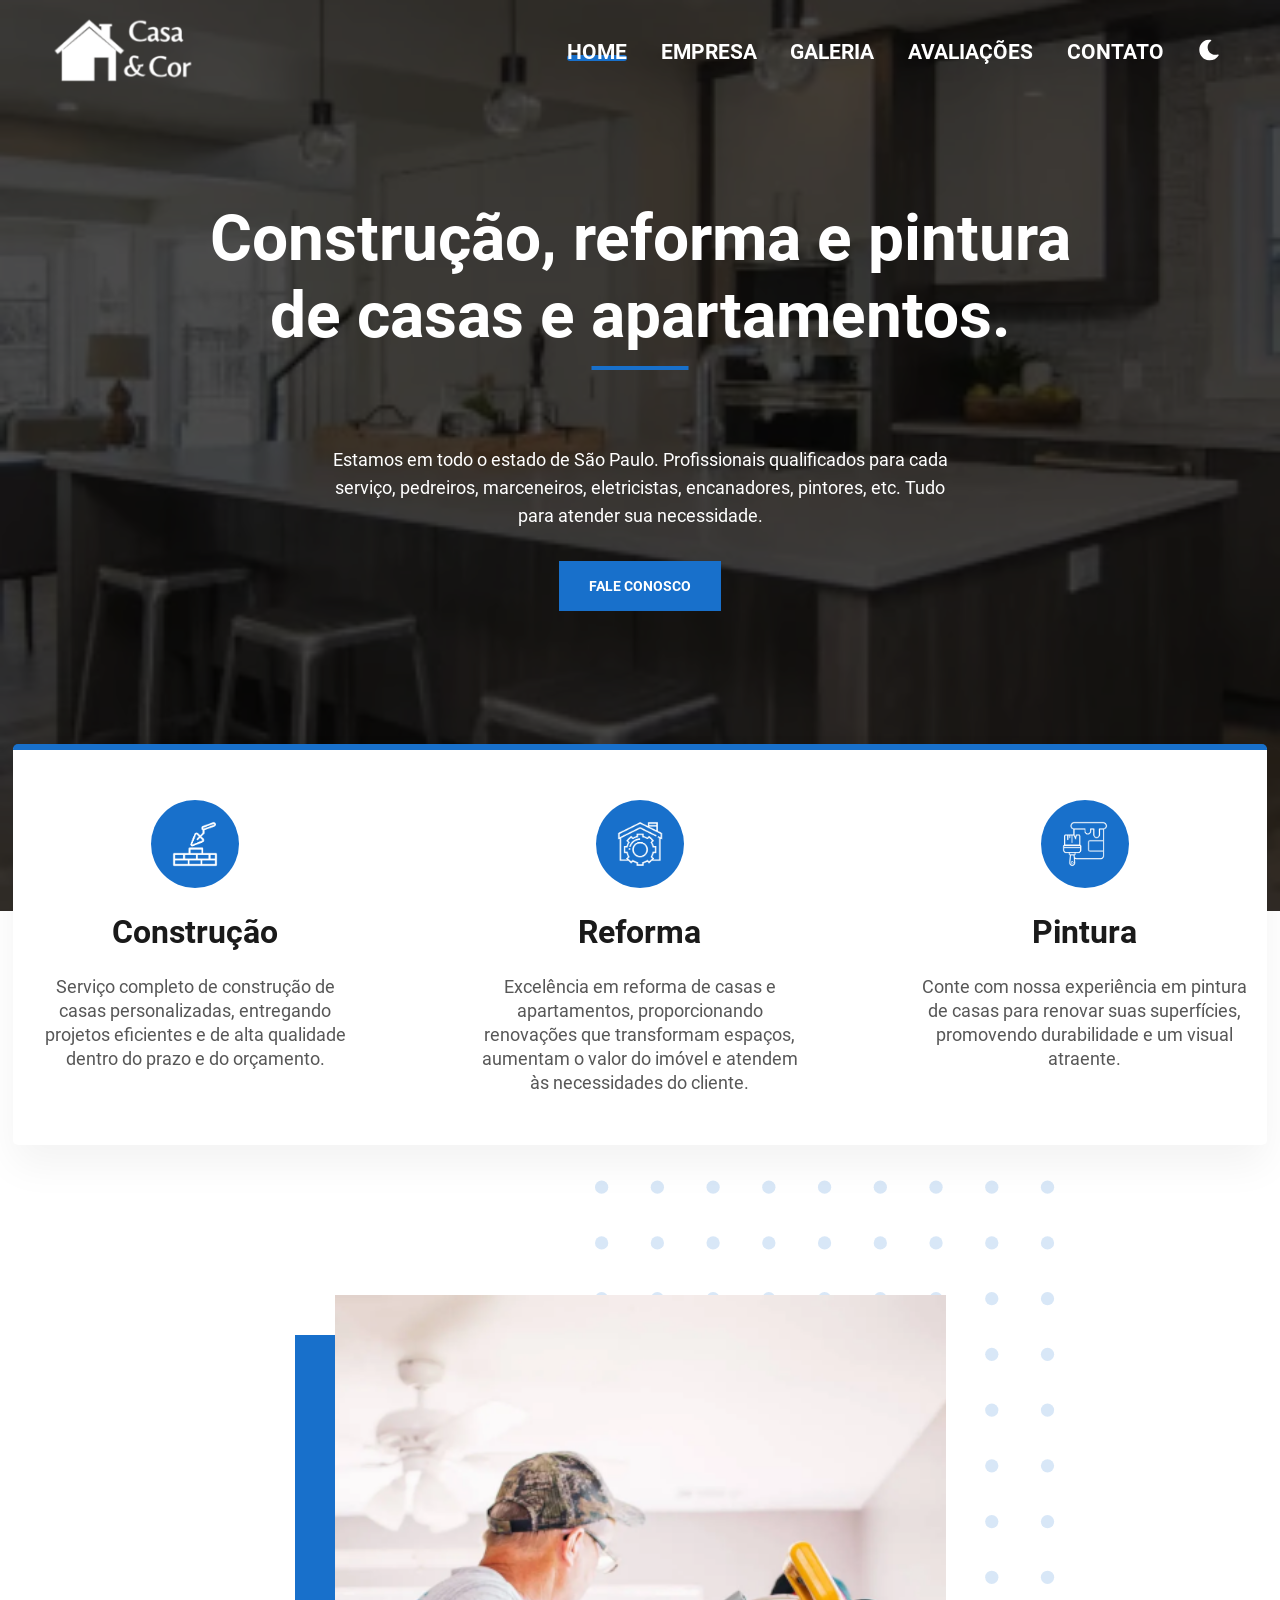
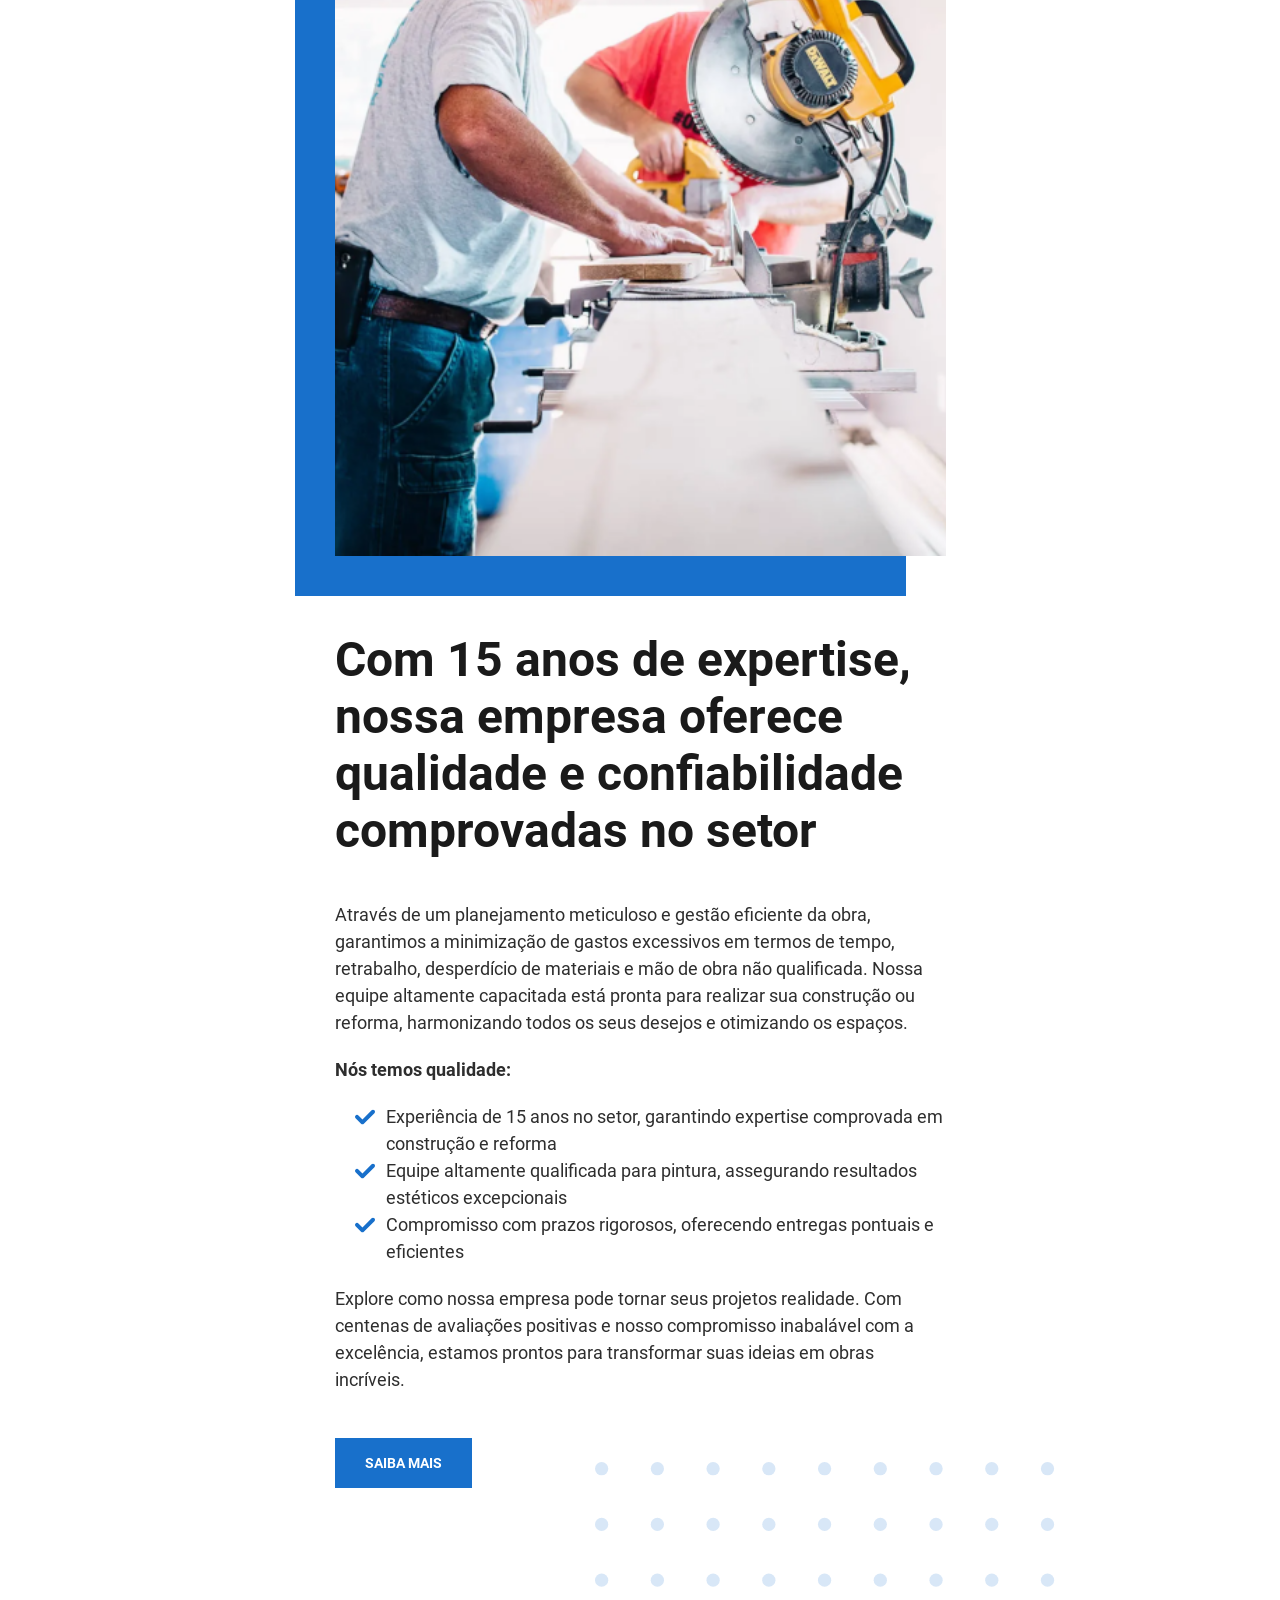
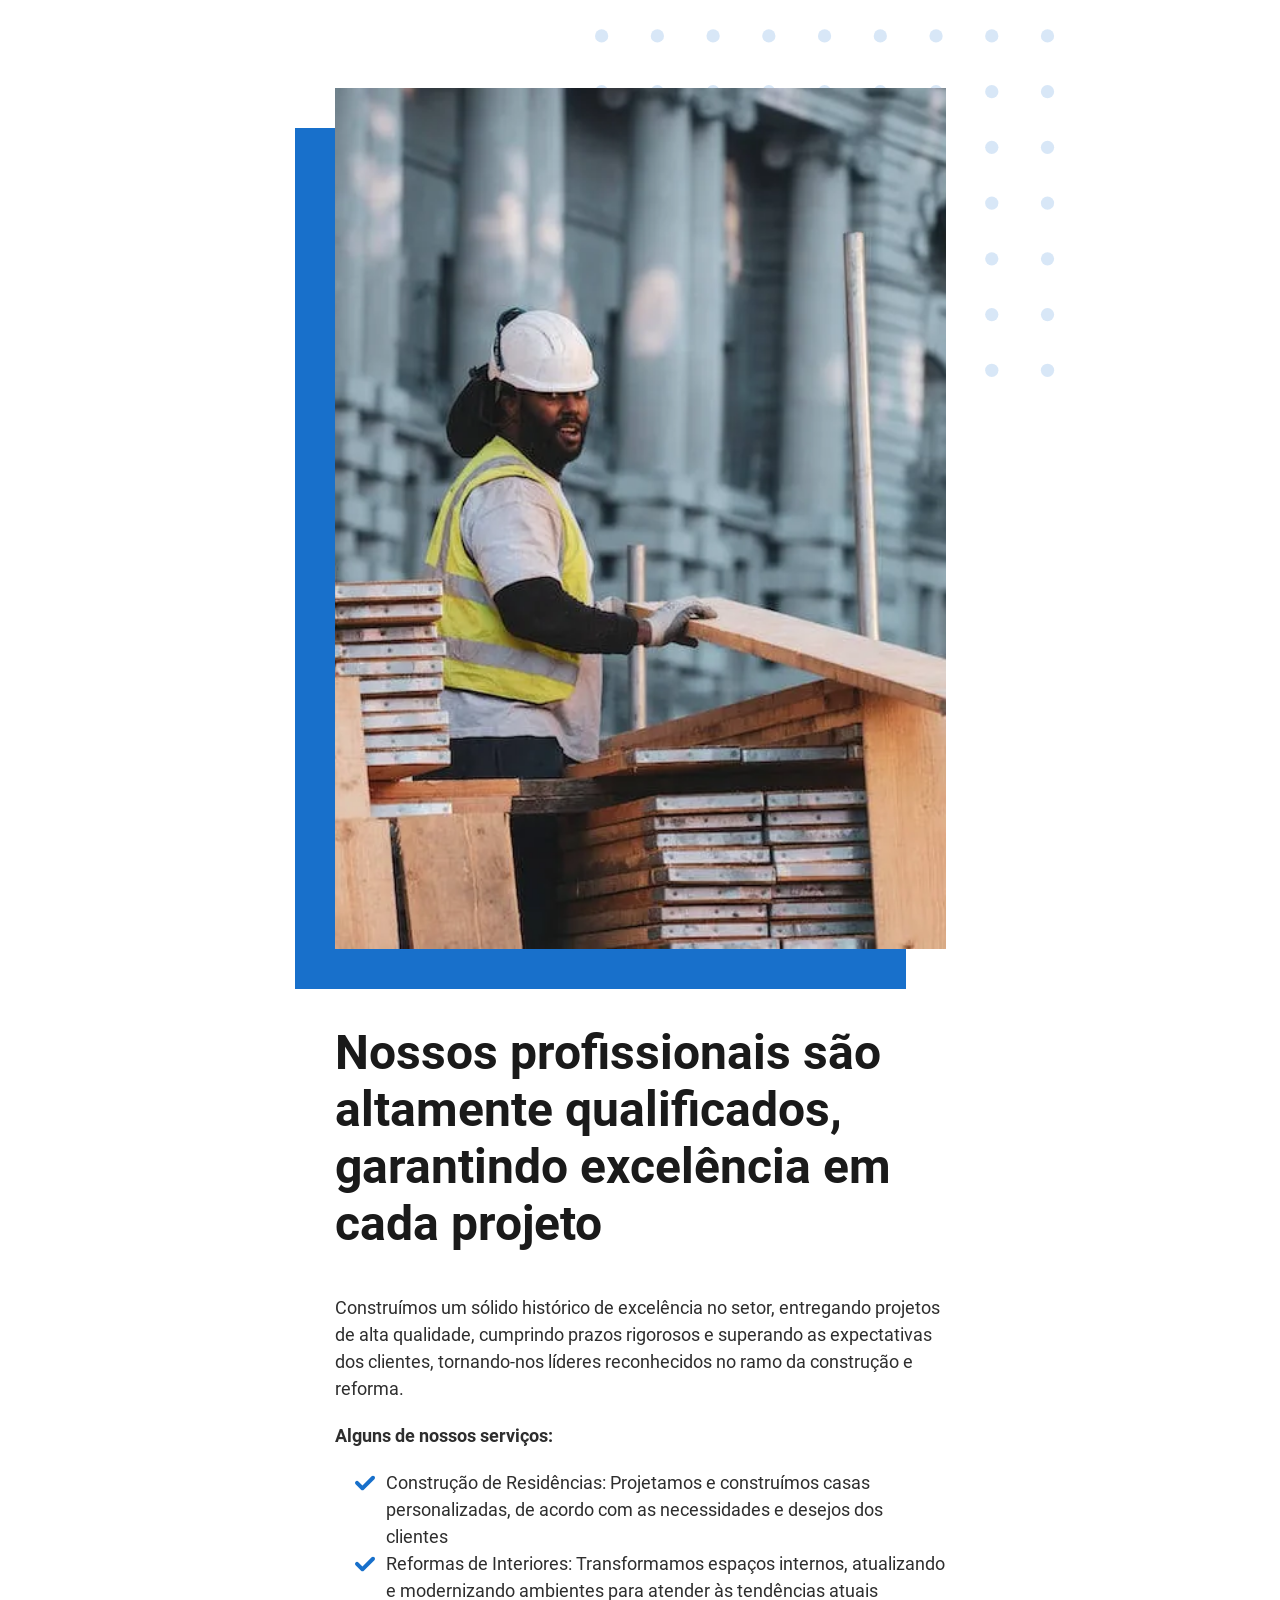
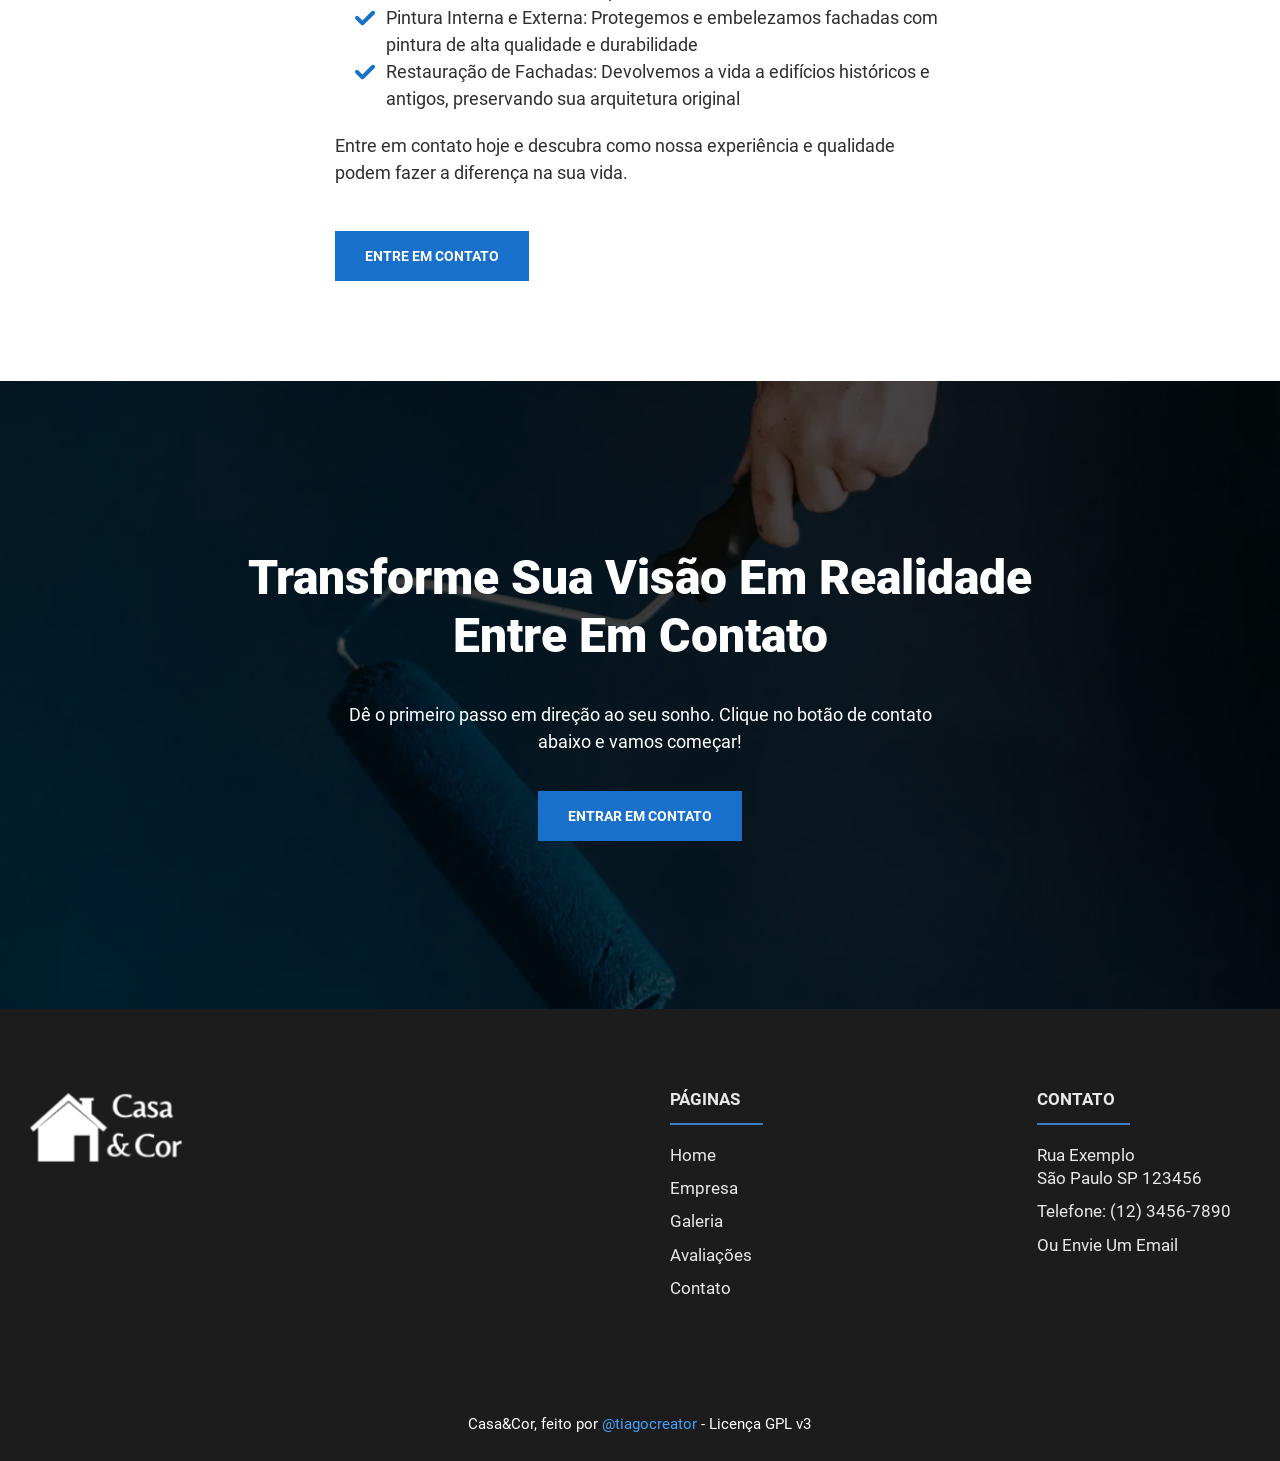
<file: index.html>
<!DOCTYPE html>
<html lang="pt-BR">

<head>
  <meta charset="UTF-8" />
  <meta http-equiv="X-UA-Compatible" content="IE=edge" />
  <meta name="viewport" content="width=device-width, initial-scale=1.0" />

  <link rel="canonical" href="https://casa-e-cor.vercel.app/" />
  <meta name="description" content="Construção, reforma e pintura de qualidade para transformar seu espaço." />
  <meta name="keywords"
    content="construção, reforma, pintura, empreiteira, serviços de construção, renovação, reformas de casas, construção comercial, reparos, pintura de interiores, pintura de exteriores, construtora, empreiteiro, remodelação, empreiteira de obras, reforma residencial, serviços de pintura, obras comerciais">

  <!--Exibição em mídias sociais-->
  <meta property="og:title" content="" />
  <meta property="og:description" content="" />
  <meta property="og:type" content="website" />
  <meta property="og:url" content="" />
  <meta property="og:image" content="/images/social.jpg" />
  <meta property="og:image:secure_url" content="/images/social.jpg" />

  <!--Favicons-->
  <link rel="apple-touch-icon" sizes="180x180" href="/apple-touch-icon.png">
  <link rel="icon" type="image/png" sizes="32x32" href="/favicon-32x32.png">
  <link rel="icon" type="image/png" sizes="16x16" href="/favicon-16x16.png">
  <link rel="manifest" href="/site.webmanifest">
  <link rel="mask-icon" href="/safari-pinned-tab.svg" color="#5bbad5">
  <meta name="msapplication-TileColor" content="#2b5797">
  <meta name="theme-color" content="#ffffff">

  <!-- Pré-carregar -->
  <link rel="preload" as="image" href="/images/landing-s.webp" />
  <link rel="preload" as="font" type="font/woff2" href="fonts/roboto-v29-latin-regular.woff2" crossorigin />
  <link rel="preload" as="font" type="font/woff2" href="fonts/roboto-v29-latin-700.woff2" crossorigin />

  <link rel="stylesheet" href="/css/critical.css" />
  <link rel="stylesheet" href="/css/root.css" />
  <link rel="stylesheet" href="/css/dark.css" />

  <!--Adiar o carregamento de todo o CSS da página-->
  <link rel="stylesheet" href="/css/local.css" media="print" onload="this.media='all'; this.onload=null;" />

  <!--Estilos para caso o usuário estiver com o JavaScript desativado-->
  <noscript>
    <link rel="stylesheet" href="/css/local.css" />
  </noscript>

  <title>Casa&Cor | Construção, Reforma e Pintura</title>
</head>

<body>
  <!--Para Leitores de Tela-->
  <a class="skip" aria-label="skip to main content" href="#main">Clique para ir até o conteúdo principal</a>

  <!-- ============================================ -->
  <!--                 Navegação                    -->
  <!-- ============================================ -->

  <div id="navigation">
    <div aria-hidden="true" class="background-color-div">
      <!--
            Esta div é usada para corrigir um erro de z-index onde o 
            #navbar-menu abre na frente da #navigation. Esta barra coloca
            o #navbar-menu atrás do #navigation.
        -->
    </div>
    <div class="container">
      <a class="logo" aria-label="clique para ir para a página principal" href="/index.html">
        <!--
                Se não tiver uma verão dark do logo, remover a tag img da versão dark do logo, e também a classe .light da tag img da versão light do logo
            -->
        <!--Logo Light-->
        <img class="light" aria-hidden="true" src="/images/logo-light-m.webp"
          srcset="/images/logo-light-m.webp 1x, /images/logo-light-l.webp 2x" alt="" width="196" height="92"
          decoding="async" loading="lazy">

        <!--Logo Dark-->
        <img class="dark" aria-hidden="true" src="/images/logo-blue-m.webp"
          srcset="/images/logo-blue-m.webp 1x, /images/logo-blue-l.webp 2x" alt="" width="196" height="92"
          decoding="async" loading="lazy">
      </a>

      <!--Nagevação Principal-->
      <nav id="navbar-menu">
        <ul>
          <li><a class="active" href="/index.html">Home</a></li>
          <li><a href="/about.html">Empresa</a></li>
          <li><a href="/projects.html">Galeria</a></li>
          <li><a href="/reviews.html">Avaliações</a></li>
          <li><a href="/contact.html">Contato</a></li>
        </ul>
      </nav>

      <!--Ativar Modo Dark-->
      <button id="dark-mode-toggle" title="Ativar Modo Escuro">
        <svg aria-hidden="true" class="moon" xmlns="http://www.w3.org/2000/svg" viewBox="0 0 480 480"
          style="enable-background: new 0 0 480 480" xml:space="preserve">
          <path
            d="M459.782 347.328c-4.288-5.28-11.488-7.232-17.824-4.96-17.76 6.368-37.024 9.632-57.312 9.632-97.056 0-176-78.976-176-176 0-58.4 28.832-112.768 77.12-145.472 5.472-3.712 8.096-10.4 6.624-16.832S285.638 2.4 279.078 1.44C271.59.352 264.134 0 256.646 0c-132.352 0-240 107.648-240 240s107.648 240 240 240c84 0 160.416-42.688 204.352-114.176 3.552-5.792 3.04-13.184-1.216-18.496z" />
        </svg>
        <img class="sun" aria-hidden="true" src="/images/sun.svg" decoding="async" alt="lua" width="15" height="15" />
      </button>

      <!--Ativar Navegação Mobile-->
      <button class="hamburger-menu" title="Abrir Menu">
        <span aria-hidden="true"></span>
      </button>
    </div>
  </div>

  <main id="main">
    <!-- ============================================ -->
    <!--                Página Principal              -->
    <!-- ============================================ -->

    <section id="hero">
      <div class="hero-content">
        <div class="heroText">
          <h1 id="home-h">Construção, reforma e pintura de casas e apartamentos.</h1>
          <p>
            Estamos em todo o estado de São Paulo. Profissionais qualificados para cada serviço, pedreiros,
            marceneiros,
            eletricistas,
            encanadores, pintores, etc. Tudo para atender sua necessidade.
          </p>
          <a class="button-solid" href="/contact.html" target="_blank" rel="noopener">
            Fale Conosco
          </a>
        </div>
      </div>
      <picture>
        <source media="(max-width: 400px)" srcset="/images/landing-s.webp">
        <source media="(max-width: 750px)" srcset="/images/landing-m.webp">
        <source media="(max-width: 1366px)" srcset="/images/landing-l.webp">
        <img aria-hidden="true" decoding="async" src="/images/landing-s.webp" alt="" width="360" height="240">
      </picture>
    </section>

    <!-- ============================================ -->
    <!--                Nossos Serviços               -->
    <!-- ============================================ -->

    <section id="services" class="services">
      <div class="card">
        <picture>
          <img aria-hidden="true" decoding="async" src="/images/service1.webp" alt="" width="48" height="48" />
        </picture>
        <h2>Construção</h2>
        <p>
          Serviço completo de construção de casas personalizadas, entregando
          projetos eficientes e de alta qualidade dentro do prazo e do orçamento.
        </p>
      </div>
      <div class="card">
        <picture>
          <img aria-hidden="true" decoding="async" src="/images/service2.webp" alt="" width="48" height="48" />
        </picture>
        <h2>Reforma</h2>
        <p>
          Excelência em reforma de casas e apartamentos, proporcionando renovações que transformam espaços, aumentam o
          valor do imóvel
          e atendem às necessidades do cliente.
        </p>
      </div>
      <div class="card">
        <picture>
          <img aria-hidden="true" decoding="async" src="/images/service3.webp" alt="" width="48" height="48" />
        </picture>
        <h2>Pintura</h2>
        <p>
          Conte com nossa experiência em pintura de casas para renovar suas superfícies, promovendo durabilidade e um
          visual
          atraente.
        </p>
      </div>
    </section>

    <!-- ============================================ -->
    <!--                   Sobre                      -->
    <!-- ============================================ -->

    <section id="sidebyside" class="sidebyside">
      <div class="container">
        <div class="content">
          <h2 class="title">Com 15 anos de expertise, nossa empresa oferece qualidade e confiabilidade comprovadas no
            setor</h2>
          <p>
            Através de um planejamento meticuloso e gestão eficiente da obra, garantimos a minimização de gastos
            excessivos em
            termos de tempo, retrabalho, desperdício de materiais e mão de obra não qualificada. Nossa equipe altamente
            capacitada
            está pronta para realizar sua construção ou reforma, harmonizando todos os seus desejos e otimizando os
            espaços.
          </p>
          <p>
            <strong>Nós temos qualidade:</strong>
          </p>
          <ul>
            <li>
              <img aria-hidden="true" loading="lazy" decoding="async" src="/images/check.svg" alt="" width="20"
                height="20" />
              <span>Experiência de 15 anos no setor, garantindo expertise comprovada em construção e reforma</span>
            </li>
            <li>
              <img aria-hidden="true" loading="lazy" decoding="async" src="/images/check.svg" alt="" width="20"
                height="20" />
              <span>Equipe altamente qualificada para pintura, assegurando resultados estéticos excepcionais</span>
            </li>
            <li>
              <img aria-hidden="true" loading="lazy" decoding="async" src="/images/check.svg" alt="" width="20"
                height="20" />
              <span>Compromisso com prazos rigorosos, oferecendo entregas pontuais e eficientes</span>
            </li>
          </ul>
          <p>
            Explore como nossa empresa pode tornar seus projetos realidade. Com
            centenas de
            avaliações positivas e nosso compromisso inabalável com a excelência, estamos prontos para transformar suas
            ideias em
            obras incríveis.
          </p>
          <a class="button-solid" href="/about.html">Saiba Mais</a>
        </div>
        <picture class="image-box">
          <source media="(max-width: 400px)" srcset="/images/company-s.webp">
          <source media="(max-width: 750px)" srcset="/images/company-m.webp">
          <source media="(max-width: 1366px)" srcset="/images/company-l.webp">
          <source media="(min-width: 1367px)" srcset="/images/company.webp">
          <img aria-hidden="true" loading="lazy" decoding="async" src="/images/company-s.webp"
            alt="engenheiros planejando a construção" width="220" height="226">
        </picture>
      </div>
    </section>

    <!-- ============================================ -->
    <!--                Profissionais                 -->
    <!-- ============================================ -->

    <section id="sidebyside-reverse">
      <div class="container">
        <div class="content">
          <h2 class="title">Nossos profissionais são altamente qualificados, garantindo excelência em cada projeto</h2>
          <p>
            Construímos um sólido histórico de excelência no setor, entregando projetos de alta
            qualidade, cumprindo prazos rigorosos e superando as expectativas dos clientes, tornando-nos líderes
            reconhecidos no
            ramo da construção e reforma.
          </p>
          <p>
            <strong>Alguns de nossos serviços:</strong>
          </p>
          <ul>
            <li>
              <img aria-hidden="true" loading="lazy" decoding="async" src="/images/check.svg" alt="" width="20"
                height="20" />
              <span>Construção de Residências: Projetamos e construímos casas personalizadas, de acordo com as
                necessidades e desejos dos
                clientes</span>
            </li>
            <li>
              <img aria-hidden="true" loading="lazy" decoding="async" src="/images/check.svg" alt="" width="20"
                height="20" />
              <span>Reformas de Interiores: Transformamos espaços internos, atualizando e modernizando ambientes para
                atender às tendências
                atuais</span>
            </li>
            <li>
              <img aria-hidden="true" loading="lazy" decoding="async" src="/images/check.svg" alt="" width="20"
                height="20" />
              <span>Pintura Interna e Externa: Protegemos e embelezamos fachadas com pintura de alta qualidade e
                durabilidade</span>
            </li>
            <li>
              <img aria-hidden="true" loading="lazy" decoding="async" src="/images/check.svg" alt="" width="20"
                height="20" />
              <span>Restauração de Fachadas: Devolvemos a vida a edifícios históricos e antigos, preservando sua
                arquitetura original</span>
            </li>
          </ul>
          <p>
            Entre em contato hoje e descubra como nossa experiência e qualidade podem fazer a diferença na sua vida.
          </p>
          <a class="button-solid" href="/contact.html">Entre Em Contato</a>
        </div>
        <picture class="image-box">
          <source media="(max-width: 600px)" srcset="/images/worker.webp" />
          <source media="(min-width: 601px)" srcset="/images/worker.webp" />
          <img aria-hidden="true" loading="lazy" decoding="async" src="/images/worker.webp"
            alt="trabalhador de construção" width="500" height="671" />
        </picture>
      </div>
    </section>

    <!-- ============================================ -->
    <!--                   Call to Action             -->
    <!-- ============================================ -->

    <section id="cta">
      <div class="container">
        <h2 class="title">
          Transforme Sua Visão Em Realidade <br />
          Entre Em Contato
        </h2>
        <p>
          Dê o primeiro passo em direção ao seu sonho. Clique no botão de contato abaixo e vamos começar!
        </p>
        <a href="/contact.html" class="button-solid">Entrar Em Contato</a>
      </div>
      <picture>
        <source media="(max-width: 400px)" srcset="/images/paint-s.webp">
        <source media="(max-width: 600px)" srcset="/images/paint-m.webp">
        <source media="(max-width: 1366px)" srcset="/images/paint-l.webp">
        <source media="(min-width: 1367px)" srcset="/images/paint.webp">
        <img aria-hidden="true" loading="lazy" decoding="async" src="/images/paint-s.webp" alt="" width="360"
          height="240">
      </picture>
    </section>

  </main>

  <!-- ============================================ -->
  <!--                     Footer                   -->
  <!-- ============================================ -->

  <footer id="footer">
    <div class="container">
      <div class="left-section">
        <a class="logo" href="/index.html" aria-label="clique para ir para a página inicial">
          <img aria-hidden="true" src="/images/logo-light-m.webp"
            srcset="/images/logo-light-m.webp 1x, /images/logo-light-l.webp 2x" alt="" width="196" height="92"
            decoding="async" loading="lazy">
        </a>
      </div>
      <div class="right-section">
        <div class="lists">
          <ul>
            <li>
              <h2>Páginas</h2>
            </li>
            <li><a href="/index.html">Home</a></li>
            <li><a href="/about.html">Empresa</a></li>
            <li><a href="/projects.html">Galeria</a></li>
            <li><a href="/reviews.html">Avaliações</a></li>
            <li><a href="/contact.html">Contato</a></li>
          </ul>
          <ul>
            <li>
              <h2>Contato</h2>
            </li>
            <li>
              <a href="/contact.html">Rua Exemplo<br />São Paulo SP 123456</a>
            </li>
            <li><a href="tel:1234567890">Telefone: (12) 3456-7890</a></li>
            <li><a href="mailto:email@email.com">Ou Envie Um Email</a></li>
          </ul>
        </div>
      </div>
    </div>

    <div class="credit">
      <span>Casa&Cor, feito por </span>
      <a href="https://github.com/tiagocreator" target="_blank" rel="noopener">@tiagocreator</a>
      <span class="copyright">- Licença GPL v3</span>
    </div>
  </footer>

  <script defer src="/script/nav.js"></script>
  <script defer src="/script/dark.js"></script>
  <script defer src="./script/scroll.js"></script>
</body>

</html>
</file>
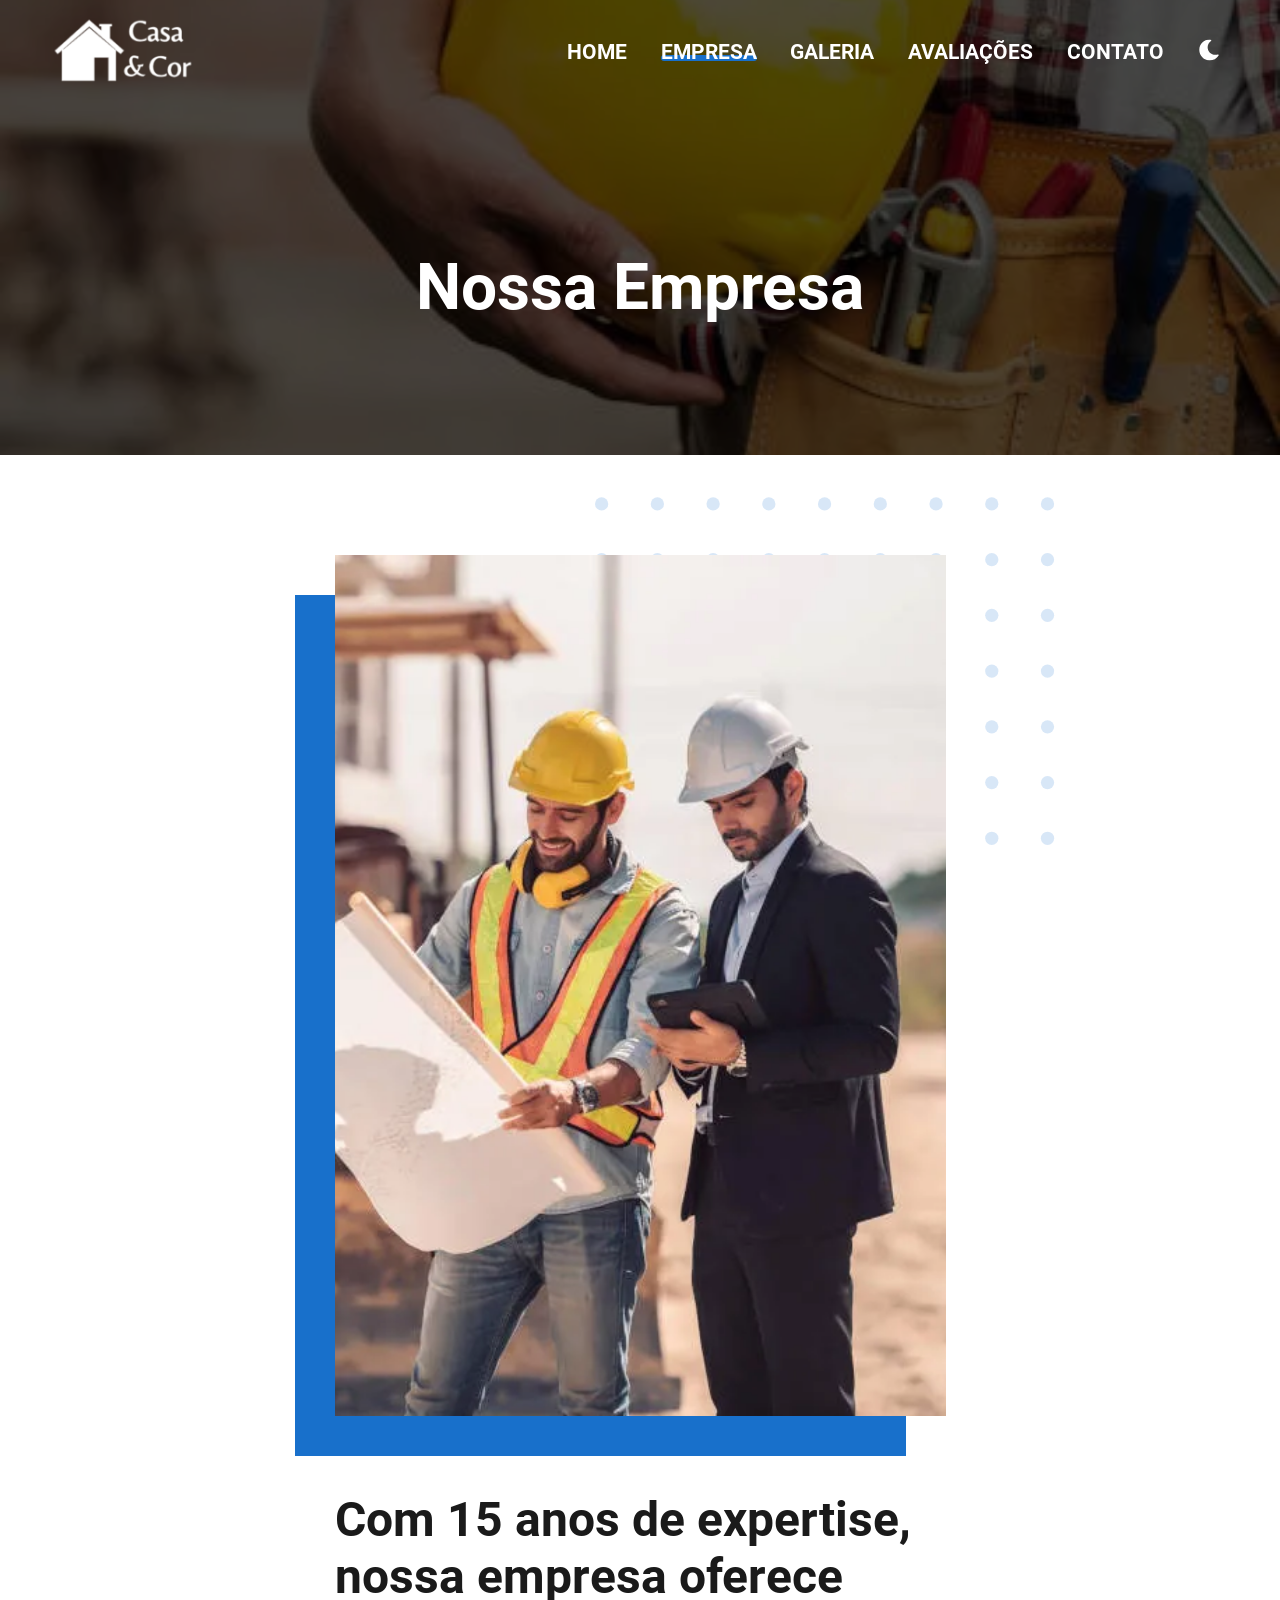
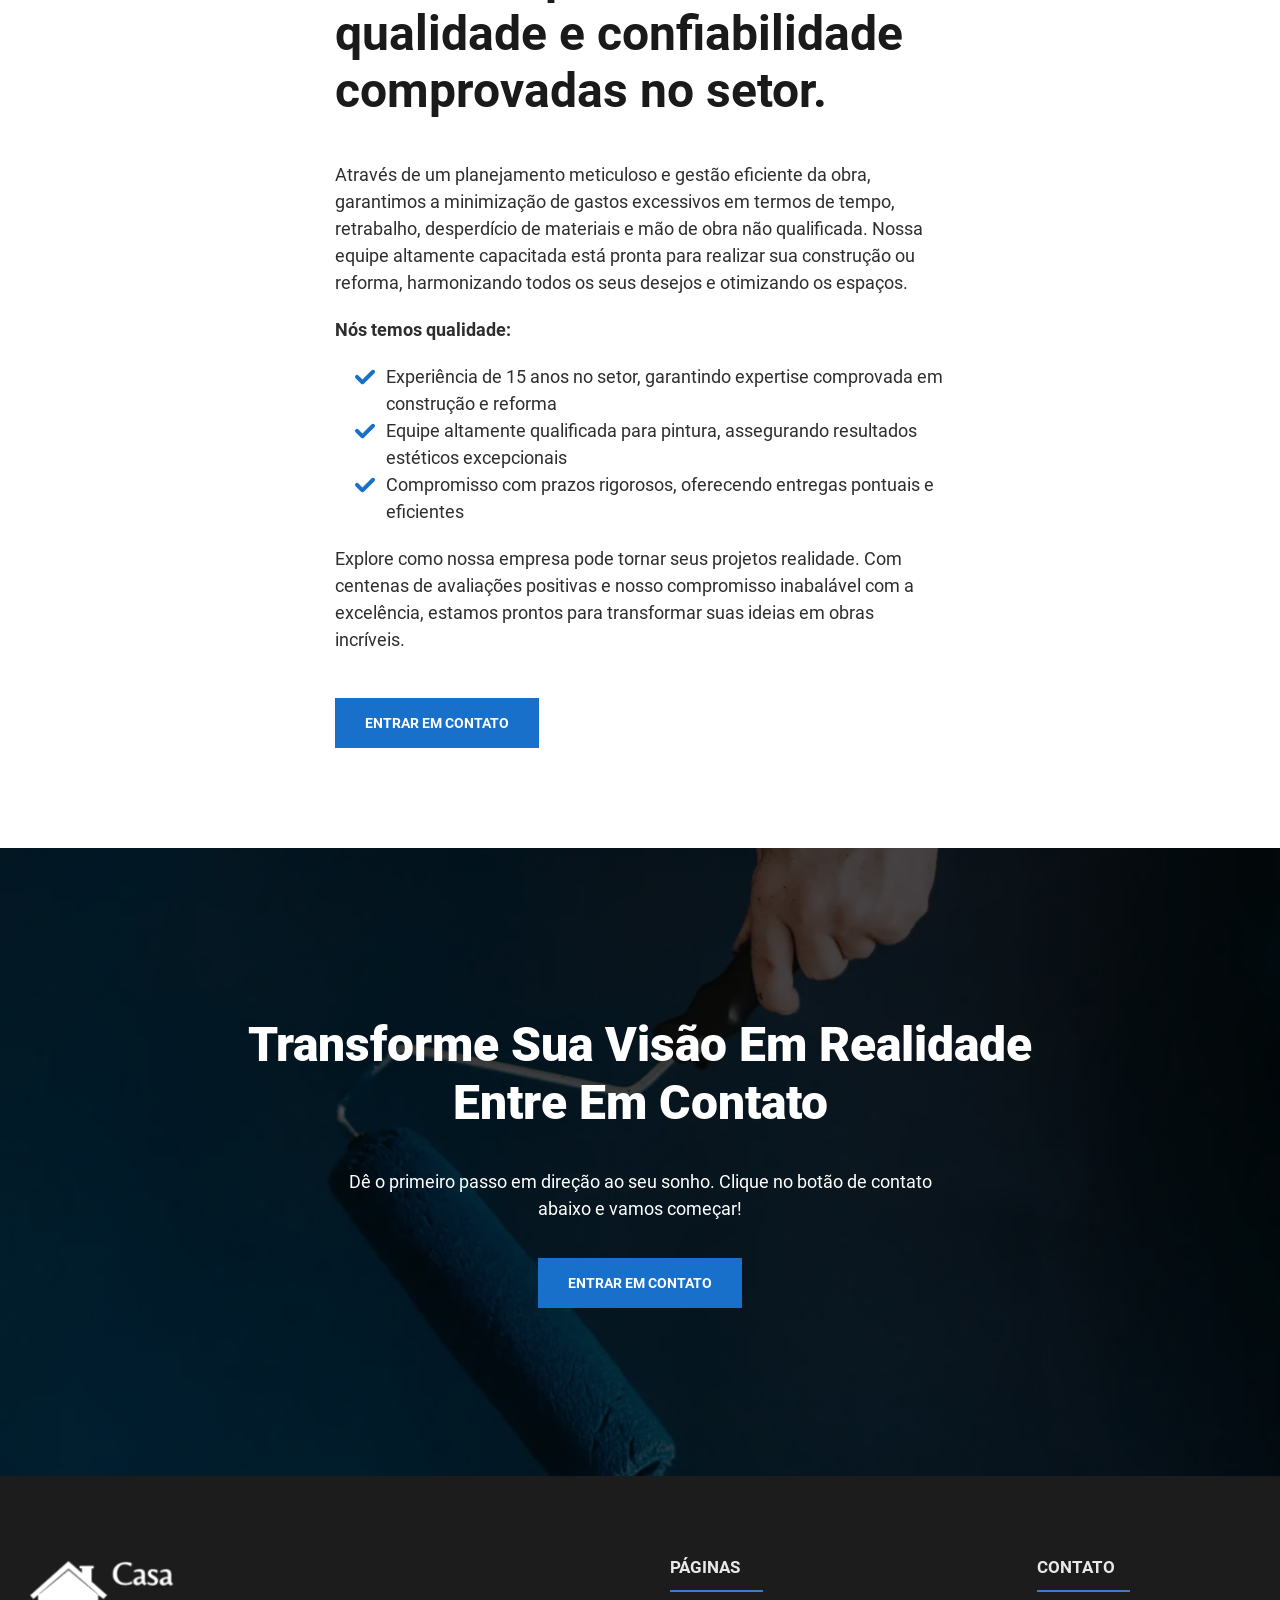
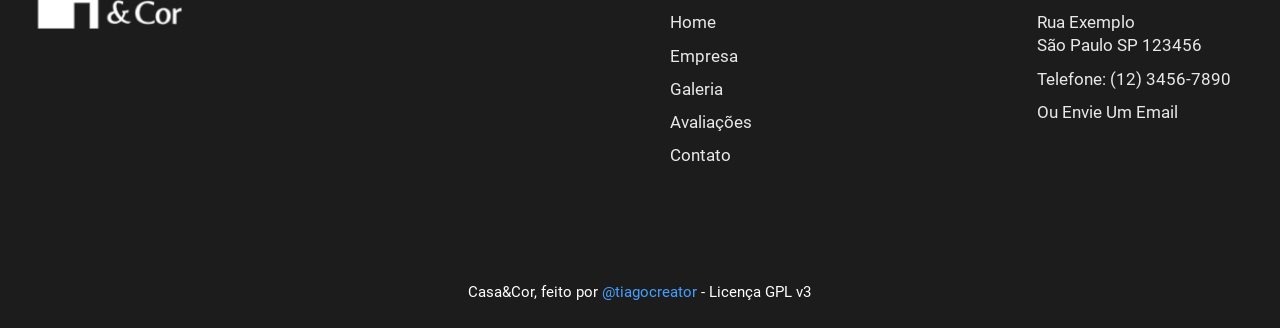
<file: about.html>
<!DOCTYPE html>
<html lang="pt-BR">

<head>
    <meta charset="UTF-8" />
    <meta http-equiv="X-UA-Compatible" content="IE=edge" />
    <meta name="viewport" content="width=device-width, initial-scale=1.0" />

    <link rel="canonical" href="https://casa-e-cor.vercel.app/about.html" />
    <meta name="description" content="Construção, reforma e pintura de qualidade para transformar seu espaço." />
    <meta name="keywords"
        content="construção, reforma, pintura, empreiteira, serviços de construção, renovação, reformas de casas, construção comercial, reparos, pintura de interiores, pintura de exteriores, construtora, empreiteiro, remodelação, empreiteira de obras, reforma residencial, serviços de pintura, obras comerciais">

    <!--Exibição em mídias sociais-->
    <meta property="og:title" content="" />
    <meta property="og:description" content="" />
    <meta property="og:type" content="website" />
    <meta property="og:url" content="" />
    <meta property="og:image" content="/images/social.jpg" />
    <meta property="og:image:secure_url" content="/images/social.jpg" />

    <!--Favicons-->
    <link rel="apple-touch-icon" sizes="180x180" href="/apple-touch-icon.png">
    <link rel="icon" type="image/png" sizes="32x32" href="/favicon-32x32.png">
    <link rel="icon" type="image/png" sizes="16x16" href="/favicon-16x16.png">
    <link rel="manifest" href="/site.webmanifest">
    <link rel="mask-icon" href="/safari-pinned-tab.svg" color="#5bbad5">
    <meta name="msapplication-TileColor" content="#2b5797">
    <meta name="theme-color" content="#ffffff">

    <!-- Pré-carregar -->
    <link rel="preload" as="image" href="/images/content-circles.svg" />
    <link rel="preload" as="image" href="/images/landing-about-s.webp" />
    <link rel="preload" as="font" type="font/woff2" href="fonts/roboto-v29-latin-regular.woff2" crossorigin />
    <link rel="preload" as="font" type="font/woff2" href="fonts/roboto-v29-latin-700.woff2" crossorigin />

    <link rel="stylesheet" href="/css/root.css">
    <link rel="stylesheet" href="/css/about.css">
    <link rel="stylesheet" href="/css/dark.css">

    <title>Casa&Cor | Construção, Reforma e Pintura</title>
</head>

<body>
    <!--Para Leitores de Tela-->
    <a class="skip" aria-label="skip to main content" href="#main">Click To Skip To Main Content</a>

    <!-- ============================================ -->
    <!--                  Navegação                   -->
    <!-- ============================================ -->

    <div id="navigation">
        <div aria-hidden="true" class="background-color-div">
            <!--
                Esta div é usada para corrigir um erro de z-index onde o 
                #navbar-menu abre na frente da #navigation. Esta barra coloca
                o #navbar-menu atrás do #navigation.
            -->
        </div>
        <div class="container">
            <a class="logo" aria-label="click to go to home page" href="/index.html">
                <!--
                    Se não tiver uma verão dark do logo, remover a tag img da versão dark do logo, e também a classe .light da tag img da versão light do logo
                -->

                <!--Logo Light-->
                <img class="light" aria-hidden="true" src="/images/logo-light-m.webp"
                    srcset="/images/logo-light-m.webp 1x, /images/logo-light-l.webp 2x" alt="" width="196" height="92"
                    decoding="async" loading="lazy">

                <!--Logo Dark-->
                <img class="dark" aria-hidden="true" src="/images/logo-blue-m.webp"
                    srcset="/images/logo-blue-m.webp 1x, /images/logo-blue-l.webp 2x" alt="" width="196" height="92"
                    decoding="async" loading="lazy">
            </a>

            <!--Nagevação Principal-->
            <nav id="navbar-menu">
                <ul>
                    <li><a href="/index.html">Home</a></li>
                    <li><a class="active" href="/about.html">Empresa</a></li>
                    <li><a href="/projects.html">Galeria</a></li>
                    <li><a href="/reviews.html">Avaliações</a></li>
                    <li><a href="/contact.html">Contato</a></li>
                </ul>
            </nav>

            <!--Ativar Modo Dark-->
            <button id="dark-mode-toggle" title="Ativar Modo Escuro">
                <svg aria-hidden="true" class="moon" xmlns="http://www.w3.org/2000/svg" viewBox="0 0 480 480"
                    style="enable-background: new 0 0 480 480" xml:space="preserve">
                    <path
                        d="M459.782 347.328c-4.288-5.28-11.488-7.232-17.824-4.96-17.76 6.368-37.024 9.632-57.312 9.632-97.056 0-176-78.976-176-176 0-58.4 28.832-112.768 77.12-145.472 5.472-3.712 8.096-10.4 6.624-16.832S285.638 2.4 279.078 1.44C271.59.352 264.134 0 256.646 0c-132.352 0-240 107.648-240 240s107.648 240 240 240c84 0 160.416-42.688 204.352-114.176 3.552-5.792 3.04-13.184-1.216-18.496z" />
                </svg>
                <img class="sun" aria-hidden="true" src="/images/sun.svg" decoding="async" alt="lua" width="15"
                    height="15" />
            </button>

            <!--Ativar Navegação Mobile-->
            <button class="hamburger-menu" title="Abrir Menu">
                <span aria-hidden="true"></span>
            </button>
        </div>
    </div>

    <main id="main">
        <!-- ============================================ -->
        <!--                Página Principal              -->
        <!-- ============================================ -->

        <section id="int-hero">
            <h1 id="home-h">Nossa Empresa</h1>
            <picture>
                <source media="(max-width: 400px)" srcset="/images/landing-about-s.webp">
                <source media="(max-width: 1366px)" srcset="/images/landing-about-m.webp">
                <source media="(max-width: 1900px)" srcset="/images/landing-about-l.webp">
                <source media="(min-width: 1901px)" srcset="/images/landing-about.webp">
                <img aria-hidden="true" decoding="async" src="/images/landing-about-s.webp" alt="" width="360"
                    height="240">
            </picture>
        </section>

        <!-- ============================================ -->
        <!--                   Sobre                      -->
        <!-- ============================================ -->

        <section id="sidebyside" class="sidebyside">
            <div class="container">
                <div class="content">
                    <h2 class="title">Com 15 anos de expertise, nossa empresa oferece qualidade e confiabilidade
                        comprovadas no
                        setor.</h2>
                    <p>
                        Através de um planejamento meticuloso e gestão eficiente da obra, garantimos a minimização de
                        gastos
                        excessivos em
                        termos de tempo, retrabalho, desperdício de materiais e mão de obra não qualificada. Nossa
                        equipe altamente
                        capacitada
                        está pronta para realizar sua construção ou reforma, harmonizando todos os seus desejos e
                        otimizando os
                        espaços.
                    </p>
                    <p>
                        <strong>Nós temos qualidade:</strong>
                    </p>
                    <ul>
                        <li>
                            <img aria-hidden="true" loading="lazy" decoding="async" src="/images/check.svg"
                                alt="check mark" width="20" height="20">
                            <span>Experiência de 15 anos no setor, garantindo expertise comprovada em construção e
                                reforma</span>
                        </li>
                        <li>
                            <img aria-hidden="true" loading="lazy" decoding="async" src="/images/check.svg"
                                alt="check mark" width="20" height="20">
                            <span>Equipe altamente qualificada para pintura, assegurando resultados estéticos
                                excepcionais</span>
                        </li>
                        <li>
                            <img aria-hidden="true" loading="lazy" decoding="async" src="/images/check.svg"
                                alt="check mark" width="20" height="20">
                            <span>Compromisso com prazos rigorosos, oferecendo entregas pontuais e eficientes</span>
                        </li>
                    </ul>
                    <p>
                        Explore como nossa empresa pode tornar seus projetos realidade. Com
                        centenas de
                        avaliações positivas e nosso compromisso inabalável com a excelência, estamos prontos para
                        transformar suas
                        ideias em
                        obras incríveis.
                    </p>
                    <a class="button-solid" href="/contact.html">Entrar Em Contato</a>
                </div>
                <picture class="image-box">
                    <source media="(max-width: 400px)" srcset="/images/worker-2-s.webp">
                    <source media="(max-width: 750px)" srcset="/images/worker-2-m.webp">
                    <source media="(max-width: 1366px)" srcset="/images/worker-2-l.webp">
                    <source media="(min-width: 1367px)" srcset="/images/worker-2.webp">
                    <img aria-hidden="true" loading="lazy" decoding="async" src="/images/worker-2-s.webp"
                        alt="engenheiros planejando a construção" width="220" height="226">
                </picture>
            </div>
        </section>

        <!-- ============================================ -->
        <!--                Call to Action                -->
        <!-- ============================================ -->

        <section id="cta">
            <div class="container">
                <h2 class="title">
                    Transforme Sua Visão Em Realidade <br />
                    Entre Em Contato
                </h2>
                <p>
                    Dê o primeiro passo em direção ao seu sonho. Clique no botão de contato abaixo e vamos começar!
                </p>
                <a href="/contact.html" class="button-solid">Entrar Em Contato</a>
            </div>
            <picture>
                <source media="(max-width: 400px)" srcset="/images/paint-s.webp">
                <source media="(max-width: 600px)" srcset="/images/paint-m.webp">
                <source media="(max-width: 1366px)" srcset="/images/paint-l.webp">
                <source media="(min-width: 1367px)" srcset="/images/paint.webp">
                <img aria-hidden="true" loading="lazy" decoding="async" src="/images/paint-s.webp" alt="" width="360"
                    height="240">
            </picture>
        </section>

    </main>

    <!-- ============================================ -->
    <!--                   Footer                     -->
    <!-- ============================================ -->

    <footer id="footer">
        <div class="container">
            <div class="left-section">
                <a class="logo" href="/index.html" aria-label="clique para ir para a página inicial">
                    <img aria-hidden="true" src="/images/logo-light-m.webp"
                        srcset="/images/logo-light-m.webp 1x, /images/logo-light-l.webp 2x" alt="" width="196"
                        height="92" decoding="async" loading="lazy">
                </a>
            </div>
            <div class="right-section">
                <div class="lists">
                    <ul>
                        <li>
                            <h2>Páginas</h2>
                        </li>
                        <li><a href="/index.html">Home</a></li>
                        <li><a href="/about.html">Empresa</a></li>
                        <li><a href="/projects.html">Galeria</a></li>
                        <li><a href="/reviews.html">Avaliações</a></li>
                        <li><a href="/contact.html">Contato</a></li>
                    </ul>
                    <ul>
                        <li>
                            <h2>Contato</h2>
                        </li>
                        <li>
                            <a href="/contact.html">Rua Exemplo<br />São Paulo SP 123456</a>
                        </li>
                        <li><a href="tel:1234567890">Telefone: (12) 3456-7890</a></li>
                        <li><a href="mailto:email@email.com">Ou Envie Um Email</a></li>
                    </ul>
                </div>
            </div>
        </div>

        <div class="credit">
            <span>Casa&Cor, feito por </span>
            <a href="https://github.com/tiagocreator" target="_blank" rel="noopener">@tiagocreator</a>
            <span class="copyright">- Licença GPL v3</span>
        </div>
    </footer>

    <script defer src="/script/nav.js"></script>
    <script defer src="/script/dark.js"></script>
    <script defer src="./script/scroll.js"></script>

</body>

</html>
</file>
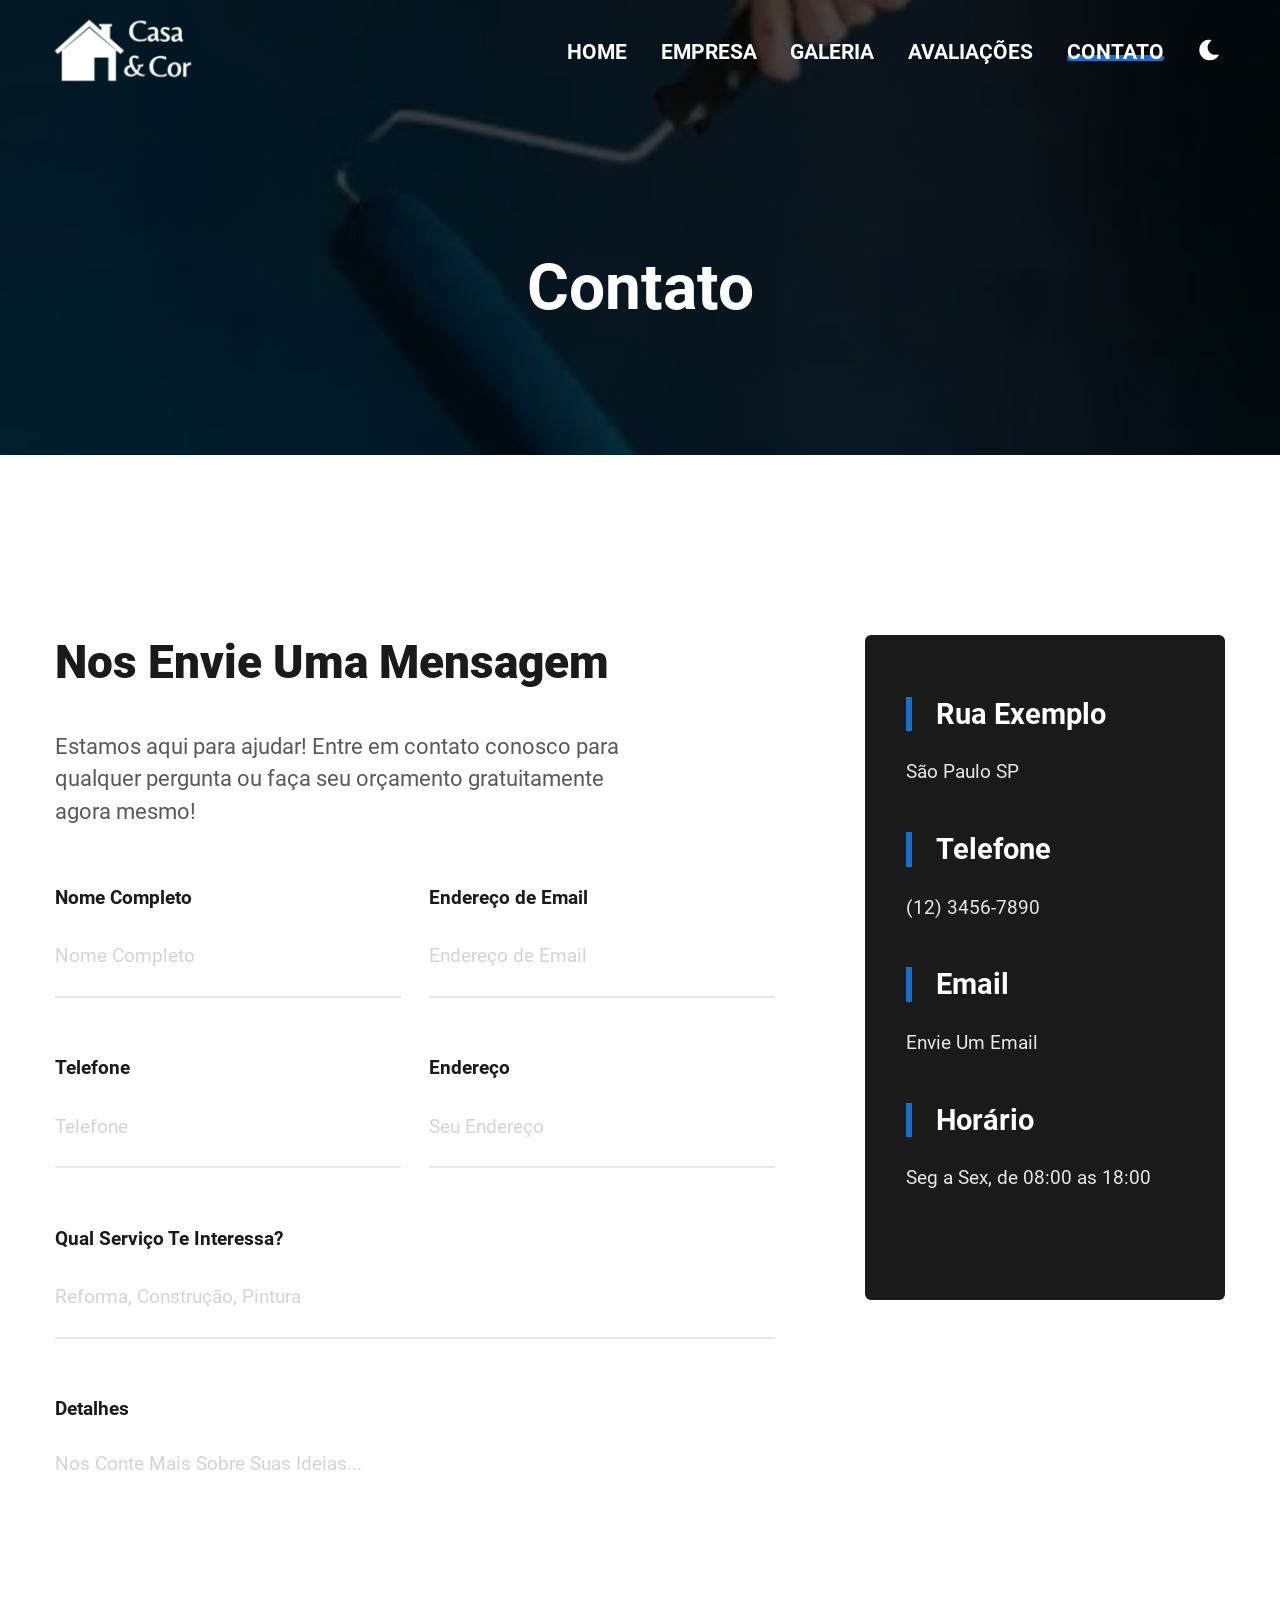
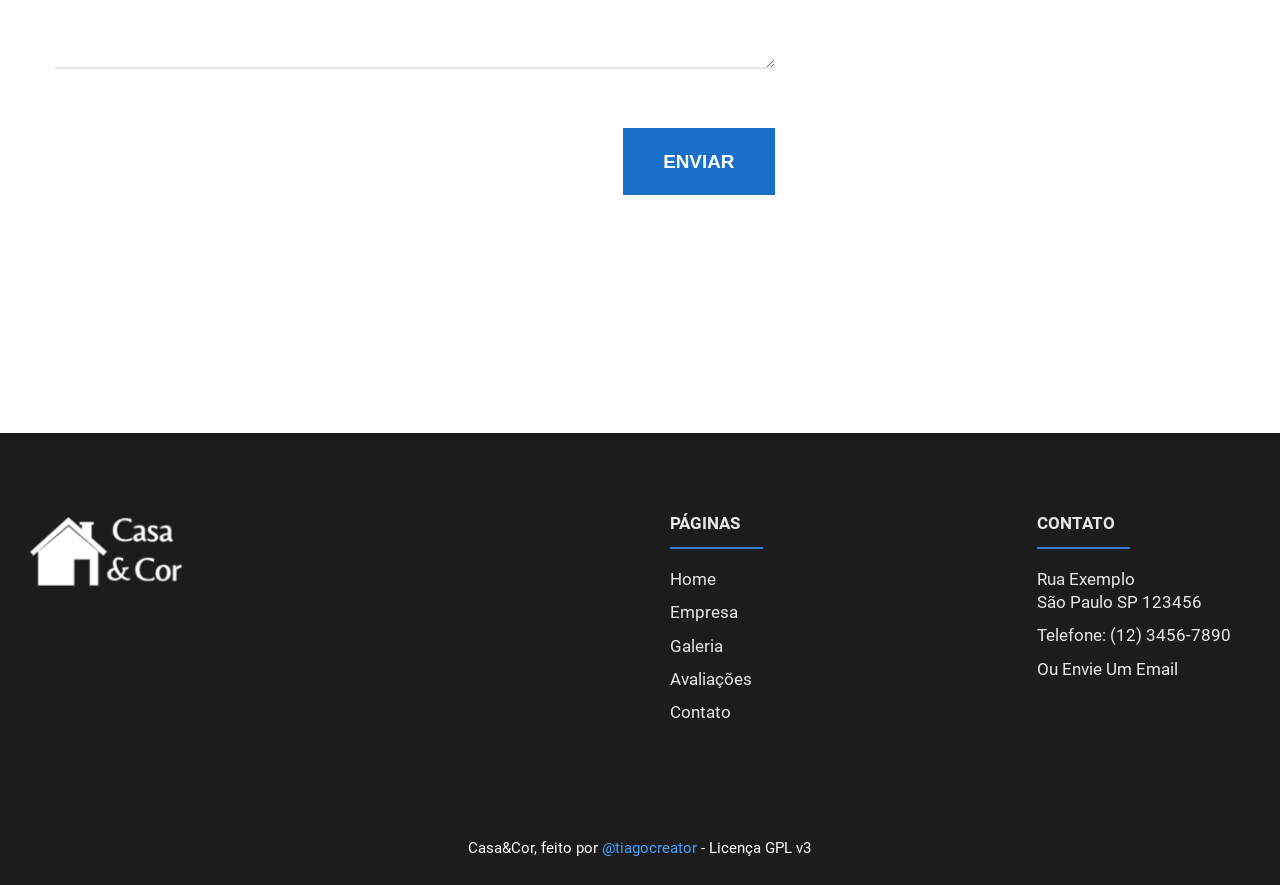
<file: contact.html>
<!DOCTYPE html>
<html lang="pt-BR">

<head>
    <meta charset="UTF-8" />
    <meta http-equiv="X-UA-Compatible" content="IE=edge" />
    <meta name="viewport" content="width=device-width, initial-scale=1.0" />

    <link rel="canonical" href="https://casa-e-cor.vercel.app/contact.html" />
    <meta name="description" content="Construção, reforma e pintura de qualidade para transformar seu espaço." />
    <meta name="keywords"
        content="construção, reforma, pintura, empreiteira, serviços de construção, renovação, reformas de casas, construção comercial, reparos, pintura de interiores, pintura de exteriores, construtora, empreiteiro, remodelação, empreiteira de obras, reforma residencial, serviços de pintura, obras comerciais">

    <!--Exibição em mídias sociais-->
    <meta property="og:title" content="" />
    <meta property="og:description" content="" />
    <meta property="og:type" content="website" />
    <meta property="og:url" content="" />
    <meta property="og:image" content="/images/social.jpg" />
    <meta property="og:image:secure_url" content="/images/social.jpg" />

    <!--Favicons-->
    <link rel="apple-touch-icon" sizes="180x180" href="/apple-touch-icon.png">
    <link rel="icon" type="image/png" sizes="32x32" href="/favicon-32x32.png">
    <link rel="icon" type="image/png" sizes="16x16" href="/favicon-16x16.png">
    <link rel="manifest" href="/site.webmanifest">
    <link rel="mask-icon" href="/safari-pinned-tab.svg" color="#5bbad5">
    <meta name="msapplication-TileColor" content="#2b5797">
    <meta name="theme-color" content="#ffffff">

    <!-- Pré-carregar -->
    <link rel="preload" as="image" href="/images/paint-m.webp" />
    <link rel="preload" as="font" type="font/woff2" href="fonts/roboto-v29-latin-regular.woff2" crossorigin />
    <link rel="preload" as="font" type="font/woff2" href="fonts/roboto-v29-latin-700.woff2" crossorigin />

    <link rel="stylesheet" href="/css/root.css">
    <link rel="stylesheet" href="/css/contact.css">
    <link rel="stylesheet" href="/css/dark.css">

    <title>Casa&Cor | Construção, Reforma e Pintura</title>
</head>

<body>
    <!--Para Leitores de Tela-->
    <a class="skip" aria-label="skip to main content" href="#main">Click To Skip To Main Content</a>

    <!-- ============================================ -->
    <!--                  Navegação                   -->
    <!-- ============================================ -->

    <div id="navigation">
        <div aria-hidden="true" class="background-color-div">
            <!--
                        Esta div é usada para corrigir um erro de z-index onde o 
                        #navbar-menu abre na frente da #navigation. Esta barra coloca
                        o #navbar-menu atrás do #navigation.
                    -->
        </div>
        <div class="container">
            <a class="logo" aria-label="click to go to home page" href="/index.html">
                <!--
                            Se não tiver uma verão dark do logo, remover a tag img da versão dark do logo, e também a classe .light da tag img da versão light do logo
                        -->

                <!--Logo Light-->
                <img class="light" aria-hidden="true" src="/images/logo-light-m.webp"
                    srcset="/images/logo-light-m.webp 1x, /images/logo-light-l.webp 2x" alt="" width="196" height="92"
                    decoding="async" loading="lazy">

                <!--Logo Dark-->
                <img class="dark" aria-hidden="true" src="/images/logo-blue-m.webp"
                    srcset="/images/logo-blue-m.webp 1x, /images/logo-blue-l.webp 2x" alt="" width="196" height="92"
                    decoding="async" loading="lazy">
            </a>

            <!--Nagevação Principal-->
            <nav id="navbar-menu">
                <ul>
                    <li><a href="/index.html">Home</a></li>
                    <li><a href="/about.html">Empresa</a></li>
                    <li><a href="/projects.html">Galeria</a></li>
                    <li><a href="/reviews.html">Avaliações</a></li>
                    <li><a class="active" href="/contact.html">Contato</a></li>
                </ul>
            </nav>

            <!--Ativar Modo Dark-->
            <button id="dark-mode-toggle" title="Ativar Modo Escuro">
                <svg aria-hidden="true" class="moon" xmlns="http://www.w3.org/2000/svg" viewBox="0 0 480 480"
                    style="enable-background: new 0 0 480 480" xml:space="preserve">
                    <path
                        d="M459.782 347.328c-4.288-5.28-11.488-7.232-17.824-4.96-17.76 6.368-37.024 9.632-57.312 9.632-97.056 0-176-78.976-176-176 0-58.4 28.832-112.768 77.12-145.472 5.472-3.712 8.096-10.4 6.624-16.832S285.638 2.4 279.078 1.44C271.59.352 264.134 0 256.646 0c-132.352 0-240 107.648-240 240s107.648 240 240 240c84 0 160.416-42.688 204.352-114.176 3.552-5.792 3.04-13.184-1.216-18.496z" />
                </svg>
                <img class="sun" aria-hidden="true" src="/images/sun.svg" decoding="async" alt="lua" width="15"
                    height="15" />
            </button>

            <!--Ativar Navegação Mobile-->
            <button class="hamburger-menu" title="Abrir Menu">
                <span aria-hidden="true"></span>
            </button>
        </div>
    </div>

    <main id="main">

        <!-- ============================================ -->
        <!--              Página Principal                -->
        <!-- ============================================ -->

        <section id="int-hero">
            <h1 id="home-h">Contato</h1>
            <picture>
                <source media="(max-width: 400px)" srcset="/images/paint-s.webp">
                <source media="(max-width: 600px)" srcset="/images/paint-m.webp">
                <source media="(max-width: 1366px)" srcset="/images/paint-l.webp">
                <source media="(min-width: 1367px)" srcset="/images/paint.webp">
                <img aria-hidden="true" decoding="async" src="/images/paint-s.webp" alt="" width="360" height="240">
            </picture>
        </section>

        <!-- ============================================ -->
        <!--                 Formulário                   -->
        <!-- ============================================ -->

        <section id="form">
            <div class="left-section">
                <h2 class="title">Nos Envie Uma Mensagem</h2>
                <p>Estamos aqui para ajudar! Entre em contato conosco para qualquer pergunta ou faça seu orçamento
                    gratuitamente agora mesmo!</p>
                <form id="contact" name="Formulário de Contato" method="post">
                    <div class="input-group">
                        <label for="name">Nome Completo</label>
                        <input id="name" aria-label="nome completo" class="input1" name="name"
                            placeholder="Nome Completo" type="text" required>
                        <div aria-hidden="true" class="hover-box"></div>
                    </div>

                    <div class="input-group">
                        <label for="email">Endereço de Email</label>
                        <input id="email" aria-label="endereço de email" class="input1 right" name="email"
                            placeholder="Endereço de Email" type="email" required>
                        <div aria-hidden="true" class="hover-box"></div>
                    </div>

                    <div class="input-group">
                        <label for="phone">Telefone</label>
                        <input id="phone" aria-label="número de celular" class="input1" name="phone"
                            placeholder="Telefone" type="tel" required>
                        <div aria-hidden="true" class="hover-box"></div>
                    </div>
                    <div class="input-group">
                        <label for="location">Endereço</label>
                        <input id="location" aria-label="endereço" class="input1 right" name="location"
                            placeholder="Seu Endereço" type="text" required>
                        <div aria-hidden="true" class="hover-box"></div>
                    </div>
                    <div class="input-group">
                        <label for="service">Qual Serviço Te Interessa?</label>
                        <input id="service" aria-label="qual serviço te interessa" name="hear"
                            placeholder="Reforma, Construção, Pintura" type="text" required>
                        <div aria-hidden="true" class="hover-box"></div>
                    </div>
                    <div class="input-group textarea">
                        <label for="message">Detalhes</label>
                        <textarea id="message" aria-label="nos conte mais sobre suas ideias" name="message"
                            placeholder="Nos Conte Mais Sobre Suas Ideias..." required></textarea>
                        <div aria-hidden="true" class="hover-box"></div>
                    </div>
                    <p class="form-submit">
                        <button name="submit" type="submit" id="contact-submit" class="button-solid"
                            data-submit="...Sending">Enviar</button>
                    </p>
                </form>
            </div>
            <div class="contact-right">
                <div class="info-group">
                    <span class="heading">Rua Exemplo</span>
                    <span class="info">São Paulo SP</span>
                </div>
                <div class="info-group">
                    <span class="heading">Telefone</span>
                    <a class="info" href="tel:1234567890">(12) 3456-7890</a>
                </div>
                <div class="info-group">
                    <span class="heading">Email</span>
                    <a class="info" href="mailto:email@email.com">Envie Um Email</a>
                </div>
                <div class="info-group">
                    <span class="heading">Horário</span>
                    <span class="info last">Seg a Sex, de 08:00 as 18:00</span>
                </div>
            </div>
        </section>

    </main>

    <!-- ============================================ -->
    <!--                   Footer                     -->
    <!-- ============================================ -->

    <footer id="footer">
        <div class="container">
            <div class="left-section">
                <a class="logo" href="/index.html" aria-label="clique para ir para a página inicial">
                    <img aria-hidden="true" src="/images/logo-light-m.webp"
                        srcset="/images/logo-light-m.webp 1x, /images/logo-light-l.webp 2x" alt="" width="196"
                        height="92" decoding="async" loading="lazy">
                </a>
            </div>
            <div class="right-section">
                <div class="lists">
                    <ul>
                        <li>
                            <h2>Páginas</h2>
                        </li>
                        <li><a href="/index.html">Home</a></li>
                        <li><a href="/about.html">Empresa</a></li>
                        <li><a href="/projects.html">Galeria</a></li>
                        <li><a href="/reviews.html">Avaliações</a></li>
                        <li><a href="/contact.html">Contato</a></li>
                    </ul>
                    <ul>
                        <li>
                            <h2>Contato</h2>
                        </li>
                        <li>
                            <a href="/contact.html">Rua Exemplo<br />São Paulo SP 123456</a>
                        </li>
                        <li><a href="tel:1234567890">Telefone: (12) 3456-7890</a></li>
                        <li><a href="mailto:email@email.com">Ou Envie Um Email</a></li>
                    </ul>
                </div>
            </div>
        </div>

        <div class="credit">
            <span>Casa&Cor, feito por </span>
            <a href="https://github.com/tiagocreator" target="_blank" rel="noopener">@tiagocreator</a>
            <span class="copyright">- Licença GPL v3</span>
        </div>
    </footer>

    <script defer src="/script/nav.js"></script>
    <script defer src="/script/dark.js"></script>
    <script defer src="./script/scroll.js"></script>

</body>

</html>
</file>
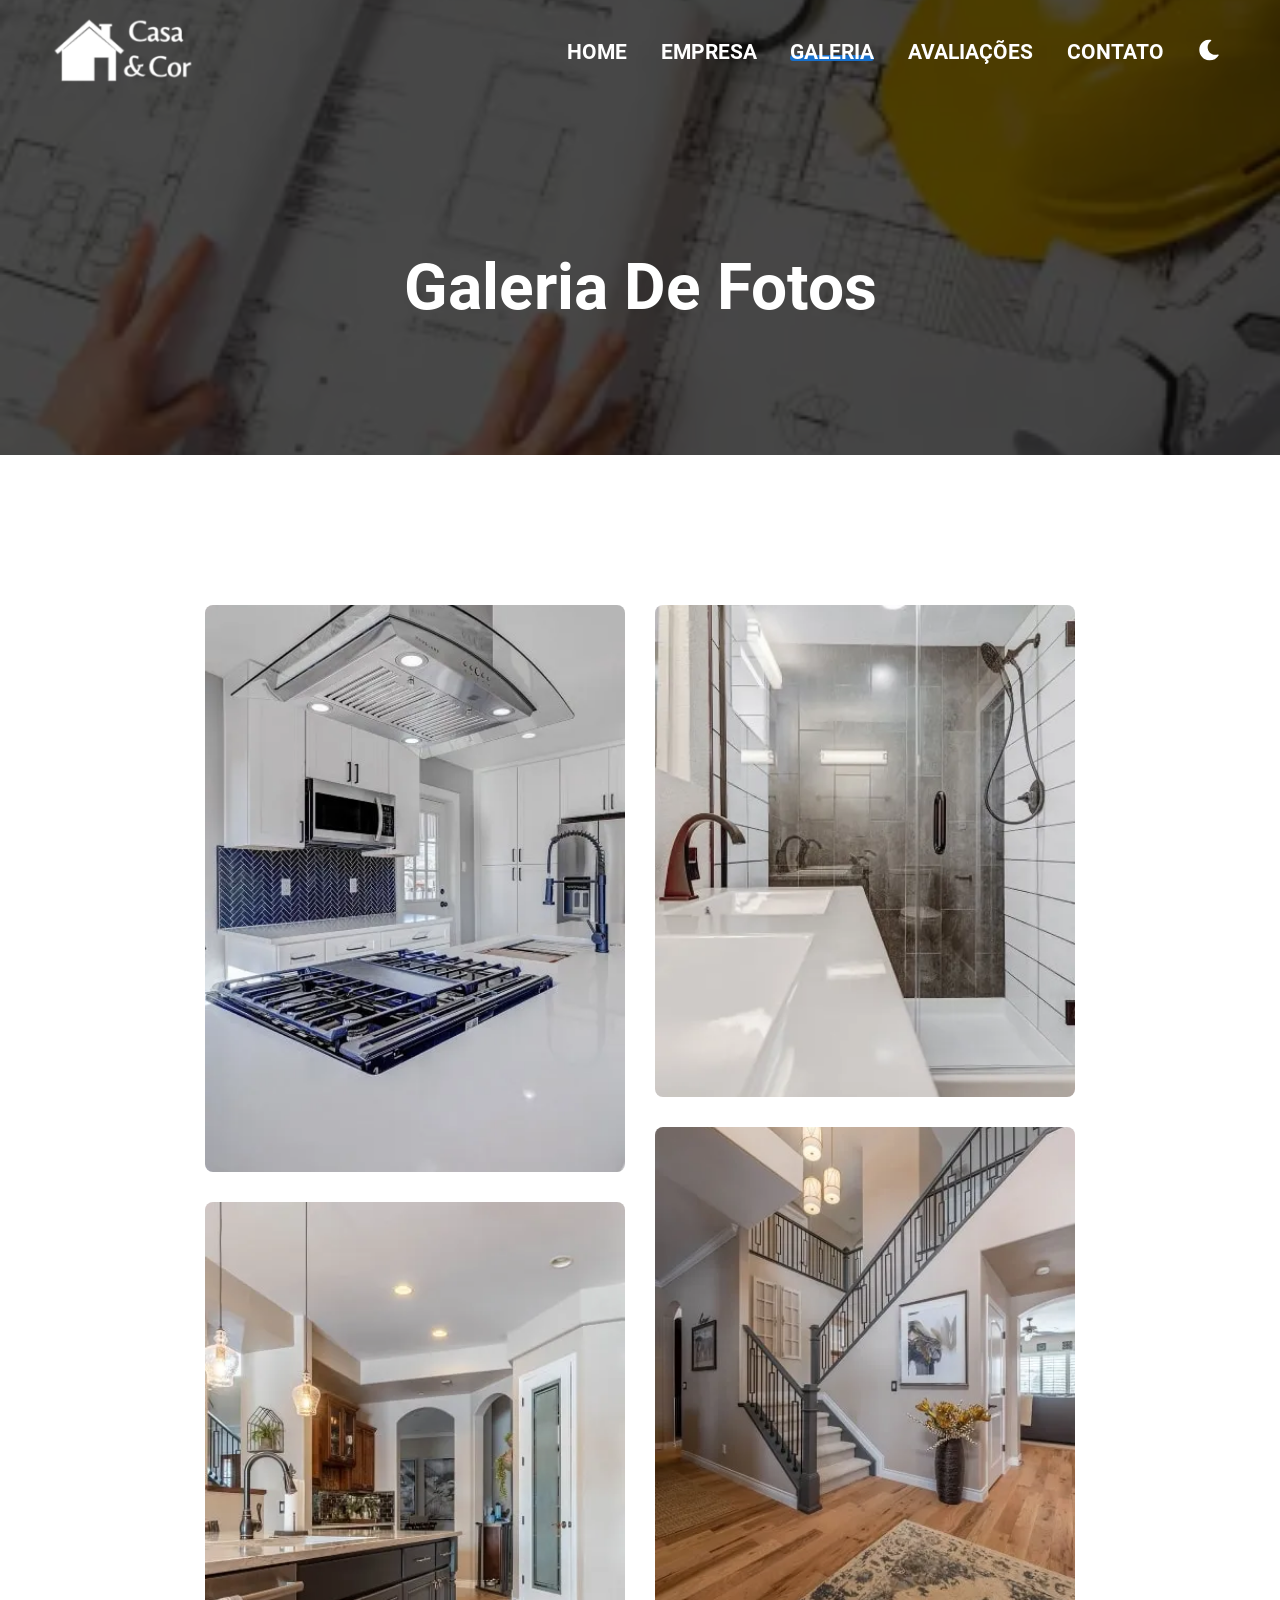
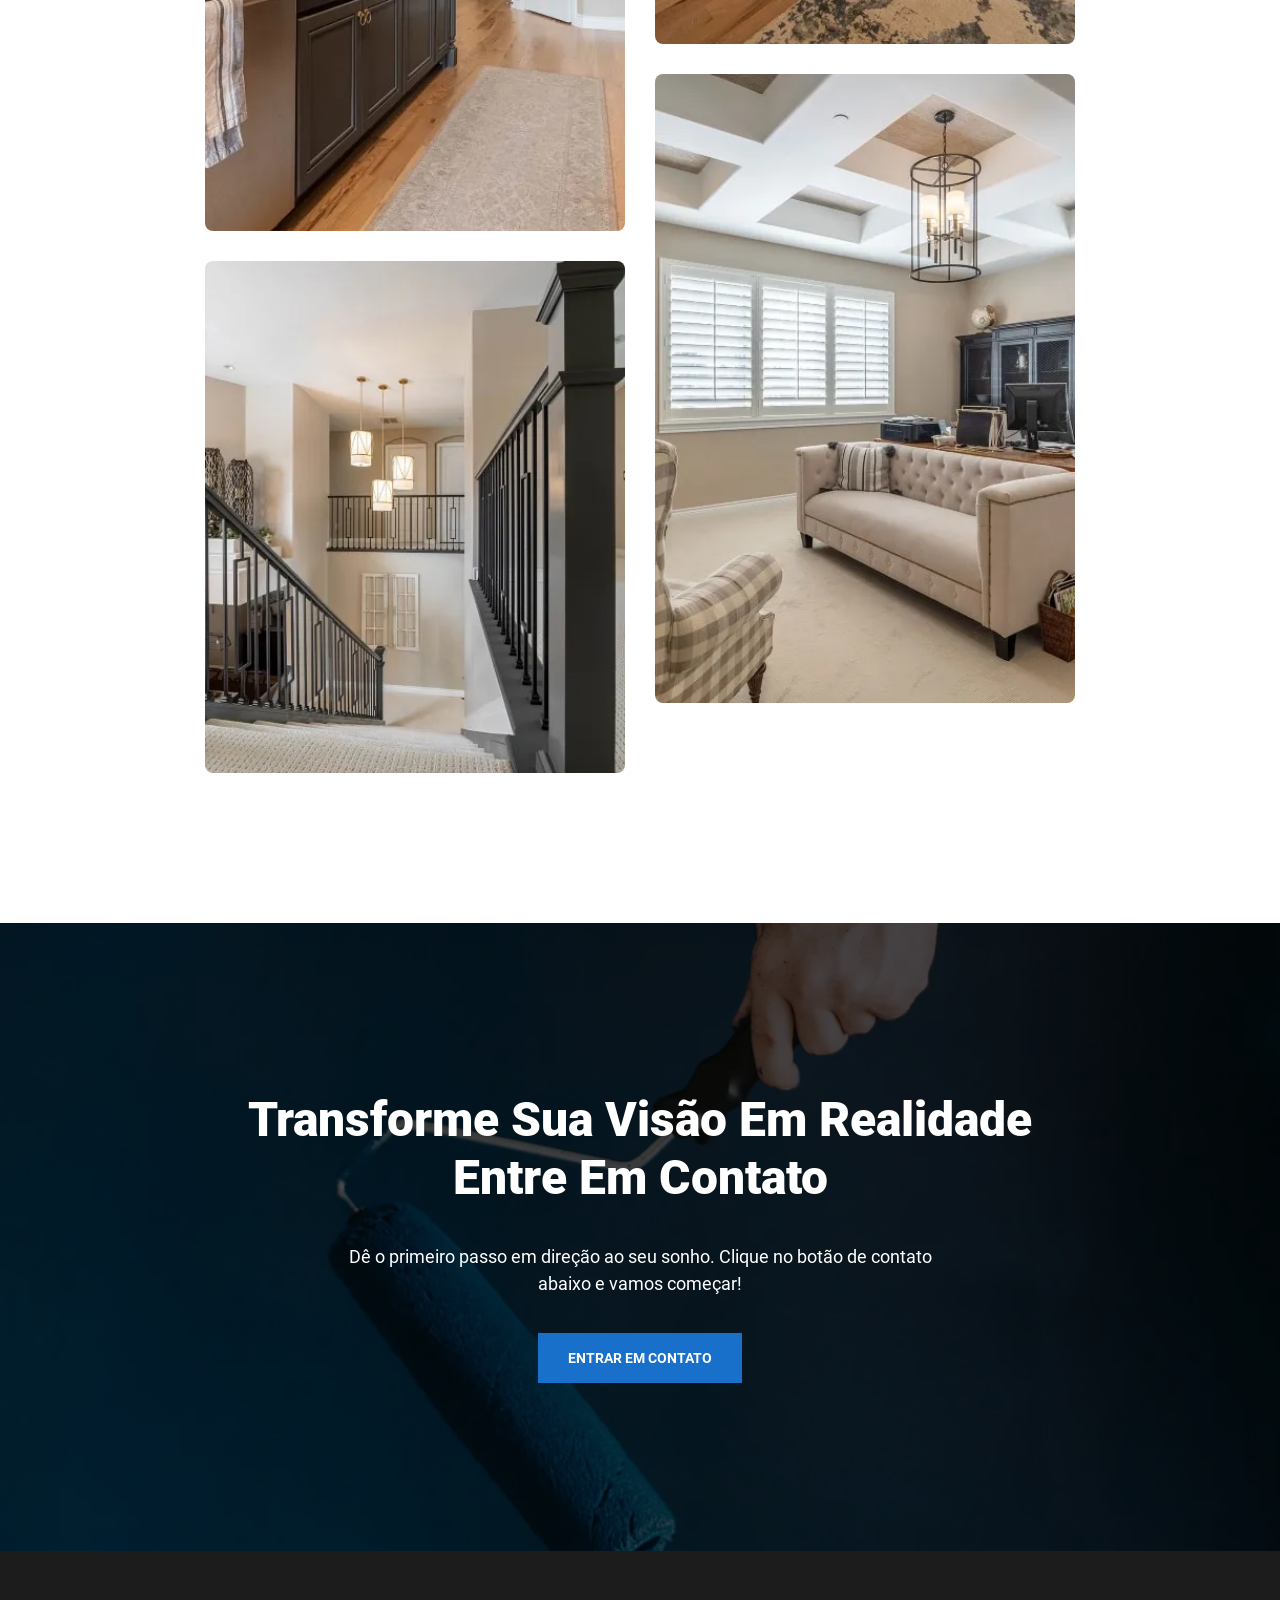
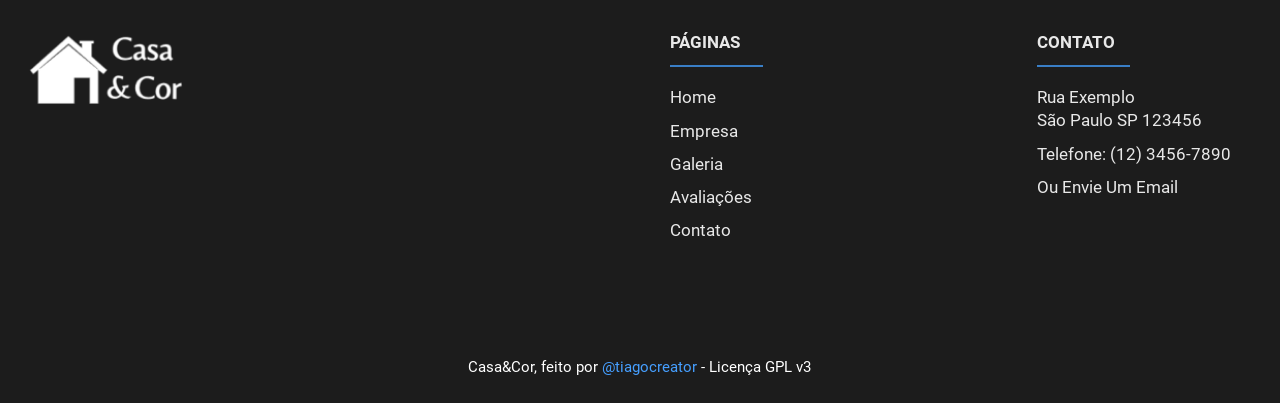
<file: projects.html>
<!DOCTYPE html>
<html lang="pt-BR">

<head>
    <meta charset="UTF-8" />
    <meta http-equiv="X-UA-Compatible" content="IE=edge" />
    <meta name="viewport" content="width=device-width, initial-scale=1.0" />

    <link rel="canonical" href="https://casa-e-cor.vercel.app/projects.html" />
    <meta name="description" content="Construção, reforma e pintura de qualidade para transformar seu espaço." />
    <meta name="keywords"
        content="construção, reforma, pintura, empreiteira, serviços de construção, renovação, reformas de casas, construção comercial, reparos, pintura de interiores, pintura de exteriores, construtora, empreiteiro, remodelação, empreiteira de obras, reforma residencial, serviços de pintura, obras comerciais">

    <!--Exibição em mídias sociais-->
    <meta property="og:title" content="" />
    <meta property="og:description" content="" />
    <meta property="og:type" content="website" />
    <meta property="og:url" content="" />
    <meta property="og:image" content="/images/social.jpg" />
    <meta property="og:image:secure_url" content="/images/social.jpg" />

    <!--Favicons-->
    <link rel="apple-touch-icon" sizes="180x180" href="/apple-touch-icon.png">
    <link rel="icon" type="image/png" sizes="32x32" href="/favicon-32x32.png">
    <link rel="icon" type="image/png" sizes="16x16" href="/favicon-16x16.png">
    <link rel="manifest" href="/site.webmanifest">
    <link rel="mask-icon" href="/safari-pinned-tab.svg" color="#5bbad5">
    <meta name="msapplication-TileColor" content="#2b5797">
    <meta name="theme-color" content="#ffffff">

    <!-- Pré-carregar -->
    <link rel="preload" as="image" href="/images/landing-projects-s.webp" />
    <link rel="preload" as="font" type="font/woff2" href="fonts/roboto-v29-latin-regular.woff2" crossorigin />
    <link rel="preload" as="font" type="font/woff2" href="fonts/roboto-v29-latin-700.woff2" crossorigin />

    <link rel="stylesheet" href="/css/root.css" />
    <link rel="stylesheet" href="/css/projects.css" />
    <link rel="stylesheet" href="/css/dark.css" />

    <title>Casa&Cor | Construção, Reforma e Pintura</title>
</head>

<body>
    <!--Para Leitores de Tela-->
    <a class="skip" aria-label="skip to main content" href="#main">Clique para ir até o conteúdo principal</a>

    <!-- ============================================ -->
    <!--                  Navegação                   -->
    <!-- ============================================ -->

    <div id="navigation">
        <div aria-hidden="true" class="background-color-div">
            <!--
                Esta div é usada para corrigir um erro de z-index onde o 
                #navbar-menu abre na frente da #navigation. Esta barra coloca
                o #navbar-menu atrás do #navigation.
            -->
        </div>
        <div class="container">
            <a class="logo" aria-label="click to go to home page" href="/index.html">
                <!--
                    Se não tiver uma verão dark do logo, remover a tag img da versão dark do logo, e também a classe .light da tag img da versão light do logo
                -->

                <!--Logo Light-->
                <img class="light" aria-hidden="true" src="/images/logo-light-m.webp"
                    srcset="/images/logo-light-m.webp 1x, /images/logo-light-l.webp 2x" alt="" width="196" height="92"
                    decoding="async" loading="lazy">

                <!--Logo Dark-->
                <img class="dark" aria-hidden="true" src="/images/logo-blue-m.webp"
                    srcset="/images/logo-blue-m.webp 1x, /images/logo-blue-l.webp 2x" alt="" width="196" height="92"
                    decoding="async" loading="lazy">
            </a>

            <!--Nagevação Principal-->
            <nav id="navbar-menu">
                <ul>
                    <li><a href="/index.html">Home</a></li>
                    <li><a href="/about.html">Empresa</a></li>
                    <li><a class="active" href="/projects.html">Galeria</a></li>
                    <li><a href="/reviews.html">Avaliações</a></li>
                    <li><a href="/contact.html">Contato</a></li>
                </ul>
            </nav>

            <!--Ativar Modo Dark-->
            <button id="dark-mode-toggle" title="Ativar Modo Escuro">
                <svg aria-hidden="true" class="moon" xmlns="http://www.w3.org/2000/svg" viewBox="0 0 480 480"
                    style="enable-background: new 0 0 480 480" xml:space="preserve">
                    <path
                        d="M459.782 347.328c-4.288-5.28-11.488-7.232-17.824-4.96-17.76 6.368-37.024 9.632-57.312 9.632-97.056 0-176-78.976-176-176 0-58.4 28.832-112.768 77.12-145.472 5.472-3.712 8.096-10.4 6.624-16.832S285.638 2.4 279.078 1.44C271.59.352 264.134 0 256.646 0c-132.352 0-240 107.648-240 240s107.648 240 240 240c84 0 160.416-42.688 204.352-114.176 3.552-5.792 3.04-13.184-1.216-18.496z" />
                </svg>
                <img class="sun" aria-hidden="true" src="/images/sun.svg" decoding="async" alt="lua" width="15"
                    height="15" />
            </button>

            <!--Ativar Navegação Mobile-->
            <button class="hamburger-menu" title="Abrir Menu">
                <span aria-hidden="true"></span>
            </button>
        </div>
    </div>

    <main id="main">
        <!-- ============================================ -->
        <!--              Página Principal                -->
        <!-- ============================================ -->

        <section id="int-hero">
            <h1 id="home-h">Galeria De Fotos</h1>
            <picture>
                <source media="(max-width: 400px)" srcset="/images/landing-projects-s.webp">
                <source media="(max-width: 1366px)" srcset="/images/landing-projects-m.webp">
                <source media="(max-width: 1900px)" srcset="/images/landing-projects-l.webp">
                <source media="(min-width: 1901px)" srcset="/images/landing-projects.webp">
                <img aria-hidden="true" decoding="async" src="/images/landing-projects-s.webp" alt="" width="360"
                    height="240">
            </picture>
        </section>

        <!-- ============================================ -->
        <!--                  Galeria                     -->
        <!-- ============================================ -->

        <section id="portfolio">
            <div class="container">
                <div class="row">
                    <picture>
                        <source media="(max-width: 400px)" srcset="/images/portfolio/port1-s.webp">
                        <source media="(max-width: 600px)" srcset="/images/portfolio/port1-m.webp">
                        <source media="(max-width: 1366px)" srcset="/images/portfolio/port1-l.webp">
                        <source media="(min-width: 1367px)" srcset="/images/portfolio/port1-xl.webp">
                        <img loading="lazy" decoding="async" src="/images/portfolio/port1-s.webp" alt="cozinha nova"
                            width="122" height="183">
                    </picture>
                    <picture>
                        <source media="(max-width: 400px)" srcset="/images/portfolio/port4-s.webp">
                        <source media="(max-width: 600px)" srcset="/images/portfolio/port4-m.webp">
                        <source media="(max-width: 1366px)" srcset="/images/portfolio/port4-l.webp">
                        <source media="(min-width: 1367px)" srcset="/images/portfolio/port4-xl.webp">
                        <img loading="lazy" decoding="async" src="/images/portfolio/port4-s.webp"
                            alt="bancada de pia personalizada" width="122" height="183">
                    </picture>
                    <picture>
                        <source media="(max-width: 400px)" srcset="/images/portfolio/port7-s.webp">
                        <source media="(max-width: 600px)" srcset="/images/portfolio/port7-m.webp">
                        <source media="(max-width: 1366px)" srcset="/images/portfolio/port7-l.webp">
                        <source media="(min-width: 1367px)" srcset="/images/portfolio/port7-xl.webp">
                        <img loading="lazy" decoding="async" src="/images/portfolio/port7-s.webp" alt="escadaria nova"
                            width="122" height="183">
                    </picture>
                </div>
                <div class="row">
                    <picture>
                        <source media="(max-width: 400px)" srcset="/images/portfolio/port2-s.webp">
                        <source media="(max-width: 600px)" srcset="/images/portfolio/port2-m.webp">
                        <source media="(max-width: 1366px)" srcset="/images/portfolio/port2-l.webp">
                        <source media="(min-width: 1367px)" srcset="/images/portfolio/port2-xl.webp">
                        <img loading="lazy" decoding="async" src="/images/portfolio/port2-s.webp"
                            alt="banheiro renovado" width="122" height="183">
                    </picture>
                    <picture>
                        <source media="(max-width: 400px)" srcset="/images/portfolio/port5-s.webp">
                        <source media="(max-width: 600px)" srcset="/images/portfolio/port5-m.webp">
                        <source media="(max-width: 1366px)" srcset="/images/portfolio/port5-l.webp">
                        <source media="(min-width: 1367px)" srcset="/images/portfolio/port5-xl.webp">
                        <img loading="lazy" decoding="async" src="/images/portfolio/port5-s.webp" alt="sala reformada"
                            width="122" height="183">
                    </picture>
                    <picture>
                        <source media="(max-width: 400px)" srcset="/images/portfolio/port8-s.webp">
                        <source media="(max-width: 600px)" srcset="/images/portfolio/port8-m.webp">
                        <source media="(max-width: 1366px)" srcset="/images/portfolio/port8-l.webp">
                        <source media="(min-width: 1367px)" srcset="/images/portfolio/port8-xl.webp">
                        <img loading="lazy" decoding="async" src="/images/portfolio/port8-s.webp"
                            alt="sala de estar nova" width="122" height="183">
                    </picture>
                </div>
            </div>
        </section>

        <!-- ============================================ -->
        <!--                   Call to Action             -->
        <!-- ============================================ -->

        <section id="cta">
            <div class="container">
                <h2 class="title">
                    Transforme Sua Visão Em Realidade <br />
                    Entre Em Contato
                </h2>
                <p>
                    Dê o primeiro passo em direção ao seu sonho. Clique no botão de contato abaixo e vamos começar!
                </p>
                <a href="/contact.html" class="button-solid">Entrar Em Contato</a>
            </div>
            <picture>
                <source media="(max-width: 400px)" srcset="/images/paint-s.webp">
                <source media="(max-width: 600px)" srcset="/images/paint-m.webp">
                <source media="(max-width: 1366px)" srcset="/images/paint-l.webp">
                <source media="(min-width: 1367px)" srcset="/images/paint.webp">
                <img aria-hidden="true" loading="lazy" decoding="async" src="/images/paint-s.webp" alt="" width="360"
                    height="240">
            </picture>
        </section>

    </main>

    <!-- ============================================ -->
    <!--                   Footer                     -->
    <!-- ============================================ -->

    <footer id="footer">
        <div class="container">
            <div class="left-section">
                <a class="logo" href="/index.html" aria-label="clique para ir para a página inicial">
                    <img aria-hidden="true" src="/images/logo-light-m.webp"
                        srcset="/images/logo-light-m.webp 1x, /images/logo-light-l.webp 2x" alt="" width="196"
                        height="92" decoding="async" loading="lazy">
                </a>
            </div>
            <div class="right-section">
                <div class="lists">
                    <ul>
                        <li>
                            <h2>Páginas</h2>
                        </li>
                        <li><a href="/index.html">Home</a></li>
                        <li><a href="/about.html">Empresa</a></li>
                        <li><a href="/projects.html">Galeria</a></li>
                        <li><a href="/reviews.html">Avaliações</a></li>
                        <li><a href="/contact.html">Contato</a></li>
                    </ul>
                    <ul>
                        <li>
                            <h2>Contato</h2>
                        </li>
                        <li>
                            <a href="/contact.html">Rua Exemplo<br />São Paulo SP 123456</a>
                        </li>
                        <li><a href="tel:1234567890">Telefone: (12) 3456-7890</a></li>
                        <li><a href="mailto:email@email.com">Ou Envie Um Email</a></li>
                    </ul>
                </div>
            </div>
        </div>

        <div class="credit">
            <span>Casa&Cor, feito por </span>
            <a href="https://github.com/tiagocreator" target="_blank" rel="noopener">@tiagocreator</a>
            <span class="copyright">- Licença GPL v3</span>
        </div>
    </footer>

    <script defer src="/script/nav.js"></script>
    <script defer src="/script/dark.js"></script>
    <script defer src="./script/scroll.js"></script>

</body>

</html>
</file>
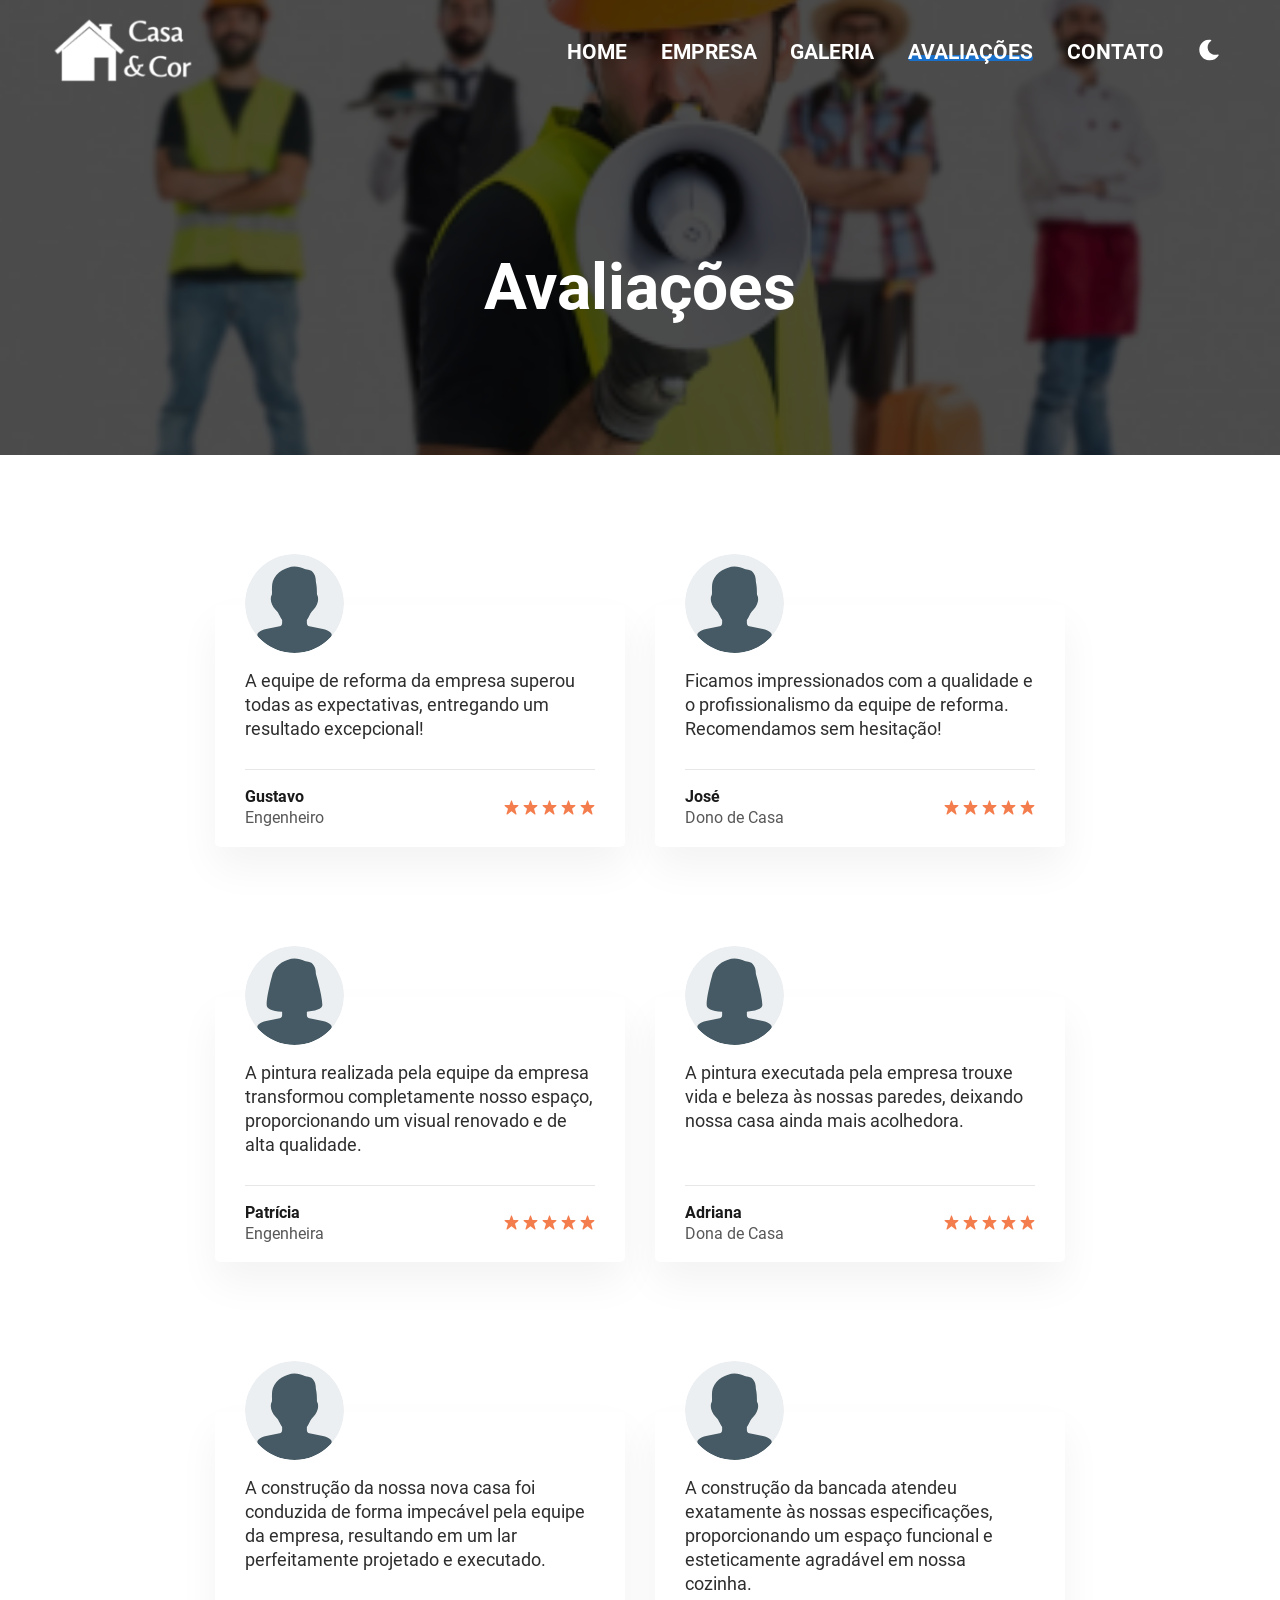
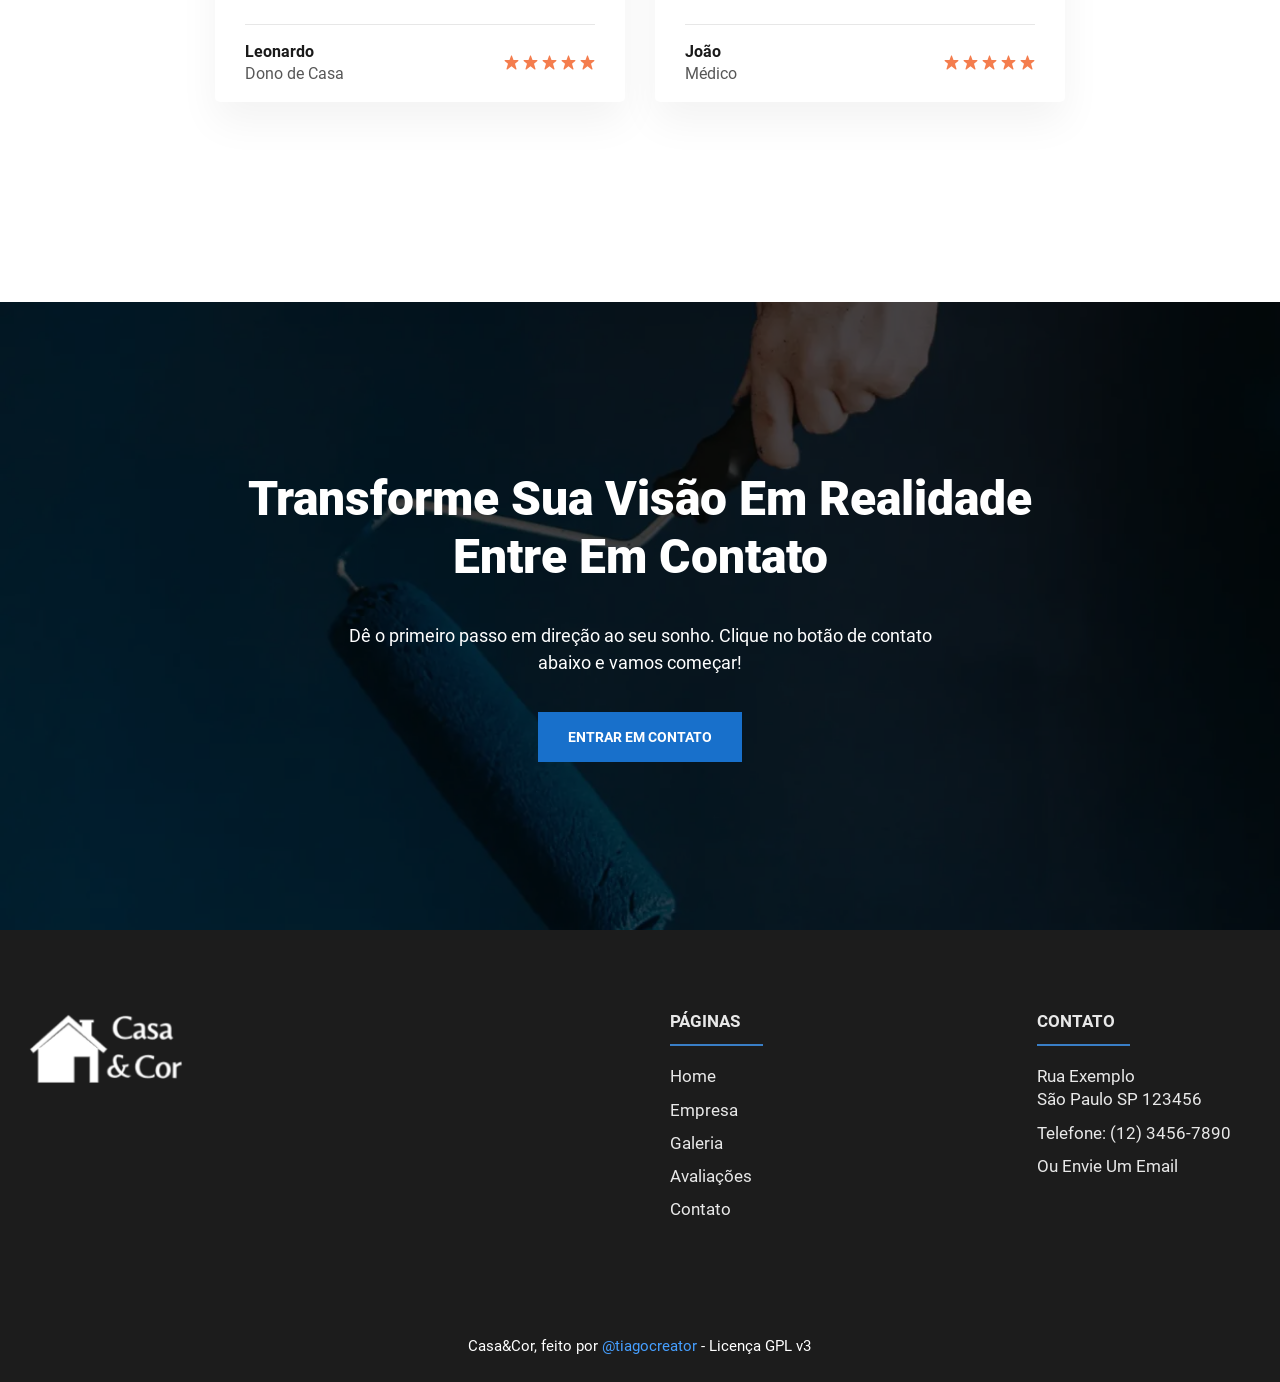
<file: reviews.html>
<!DOCTYPE html>
<html lang="pt-BR">

<head>
    <meta charset="UTF-8" />
    <meta http-equiv="X-UA-Compatible" content="IE=edge" />
    <meta name="viewport" content="width=device-width, initial-scale=1.0" />

    <link rel="canonical" href="https://casa-e-cor.vercel.app/reviews.html" />
    <meta name="description" content="Construção, reforma e pintura de qualidade para transformar seu espaço." />
    <meta name="keywords"
        content="construção, reforma, pintura, empreiteira, serviços de construção, renovação, reformas de casas, construção comercial, reparos, pintura de interiores, pintura de exteriores, construtora, empreiteiro, remodelação, empreiteira de obras, reforma residencial, serviços de pintura, obras comerciais">

    <!--Exibição em mídias sociais-->
    <meta property="og:title" content="" />
    <meta property="og:description" content="" />
    <meta property="og:type" content="website" />
    <meta property="og:url" content="" />
    <meta property="og:image" content="/images/social.jpg" />
    <meta property="og:image:secure_url" content="/images/social.jpg" />

    <!--Favicons-->
    <link rel="apple-touch-icon" sizes="180x180" href="/apple-touch-icon.png">
    <link rel="icon" type="image/png" sizes="32x32" href="/favicon-32x32.png">
    <link rel="icon" type="image/png" sizes="16x16" href="/favicon-16x16.png">
    <link rel="manifest" href="/site.webmanifest">
    <link rel="mask-icon" href="/safari-pinned-tab.svg" color="#5bbad5">
    <meta name="msapplication-TileColor" content="#2b5797">
    <meta name="theme-color" content="#ffffff">

    <!-- Pré-carregar -->
    <link rel="preload" as="image" href="/images/landing-reviews-s.webp" />
    <link rel="preload" as="font" type="font/woff2" href="fonts/roboto-v29-latin-regular.woff2" crossorigin />
    <link rel="preload" as="font" type="font/woff2" href="fonts/roboto-v29-latin-700.woff2" crossorigin />

    <link rel="stylesheet" href="/css/root.css">
    <link rel="stylesheet" href="/css/reviews.css">
    <link rel="stylesheet" href="/css/dark.css">

    <title>Casa&Cor | Construção, Reforma e Pintura</title>
</head>

<body>
    <!--Para Leitores de Tela-->
    <a class="skip" aria-label="skip to main content" href="#main">Click To Skip To Main Content</a>

    <!-- ============================================ -->
    <!--                  Navegação                   -->
    <!-- ============================================ -->

    <div id="navigation">
        <div aria-hidden="true" class="background-color-div">
            <!--
                    Esta div é usada para corrigir um erro de z-index onde o 
                    #navbar-menu abre na frente da #navigation. Esta barra coloca
                    o #navbar-menu atrás do #navigation.
                -->
        </div>
        <div class="container">
            <a class="logo" aria-label="click to go to home page" href="/index.html">
                <!--
                        Se não tiver uma verão dark do logo, remover a tag img da versão dark do logo, e também a classe .light da tag img da versão light do logo
                    -->

                <!--Logo Light-->
                <img class="light" aria-hidden="true" src="/images/logo-light-m.webp"
                    srcset="/images/logo-light-m.webp 1x, /images/logo-light-l.webp 2x" alt="" width="196" height="92"
                    decoding="async" loading="lazy">

                <!--Logo Dark-->
                <img class="dark" aria-hidden="true" src="/images/logo-blue-m.webp"
                    srcset="/images/logo-blue-m.webp 1x, /images/logo-blue-l.webp 2x" alt="" width="196" height="92"
                    decoding="async" loading="lazy">
            </a>

            <!--Nagevação Principal-->
            <nav id="navbar-menu">
                <ul>
                    <li><a href="/index.html">Home</a></li>
                    <li><a href="/about.html">Empresa</a></li>
                    <li><a href="/projects.html">Galeria</a></li>
                    <li><a class="active" href="/reviews.html">Avaliações</a></li>
                    <li><a href="/contact.html">Contato</a></li>
                </ul>
            </nav>

            <!--Ativar Modo Dark-->
            <button id="dark-mode-toggle" title="Ativar Modo Escuro">
                <svg aria-hidden="true" class="moon" xmlns="http://www.w3.org/2000/svg" viewBox="0 0 480 480"
                    style="enable-background: new 0 0 480 480" xml:space="preserve">
                    <path
                        d="M459.782 347.328c-4.288-5.28-11.488-7.232-17.824-4.96-17.76 6.368-37.024 9.632-57.312 9.632-97.056 0-176-78.976-176-176 0-58.4 28.832-112.768 77.12-145.472 5.472-3.712 8.096-10.4 6.624-16.832S285.638 2.4 279.078 1.44C271.59.352 264.134 0 256.646 0c-132.352 0-240 107.648-240 240s107.648 240 240 240c84 0 160.416-42.688 204.352-114.176 3.552-5.792 3.04-13.184-1.216-18.496z" />
                </svg>
                <img class="sun" aria-hidden="true" src="/images/sun.svg" decoding="async" alt="lua" width="15"
                    height="15" />
            </button>

            <!--Ativar Navegação Mobile-->
            <button class="hamburger-menu" title="Abrir Menu">
                <span aria-hidden="true"></span>
            </button>
        </div>
    </div>

    <main id="main">

        <!-- ============================================ -->
        <!--              Página Principal                -->
        <!-- ============================================ -->

        <section id="int-hero">
            <h1 id="home-h">Avaliações</h1>
            <picture>
                <source media="(max-width: 400px)" srcset="/images/landing-reviews-s.webp">
                <source media="(max-width: 1366px)" srcset="/images/landing-reviews-m.webp">
                <source media="(max-width: 1900px)" srcset="/images/landing-reviews-l.webp">
                <source media="(min-width: 1901px)" srcset="/images/landing-reviews.webp">
                <img aria-hidden="true" decoding="async" src="/images/landing-reviews-s.webp" alt="" width="360"
                    height="240">
            </picture>
        </section>

        <!-- ============================================ -->
        <!--                  Avaliações                  -->
        <!-- ============================================ -->

        <section id="reviews">
            <div class="container">
                <div class="review">
                    <picture>
                        <img class="profile" loading="lazy" decoding="async" src="/images/profile.svg" alt="" width="99"
                            height="99">
                    </picture>
                    <p>
                        A equipe de reforma da empresa superou todas as expectativas, entregando um resultado
                        excepcional!
                    </p>
                    <div class="star-group">
                        <span class="name">Gustavo<span class="desc">Engenheiro</span></span>
                        <picture>
                            <img aria-hidden="true" loading="lazy" decoding="async" src="/images/stars.svg" alt="stars"
                                width="91" height="15">
                        </picture>
                    </div>
                </div>
                <div class="review">
                    <picture>
                        <img class="profile" loading="lazy" decoding="async" src="/images/profile.svg" alt="" width="99"
                            height="99">
                    </picture>
                    <p>
                        Ficamos impressionados com a qualidade e o profissionalismo da equipe de reforma. Recomendamos
                        sem hesitação!
                    </p>
                    <div class="star-group">
                        <span class="name">José<span class="desc">Dono de Casa</span></span>
                        <picture>
                            <img aria-hidden="true" loading="lazy" decoding="async" src="/images/stars.svg" alt="stars"
                                width="91" height="15">
                        </picture>
                    </div>
                </div>
                <div class="review">
                    <picture>
                        <img class="profile" loading="lazy" decoding="async" src="/images/profile-woman.svg" alt=""
                            width="99" height="99">
                    </picture>
                    <p>
                        A pintura realizada pela equipe da empresa transformou completamente nosso espaço,
                        proporcionando um visual renovado e
                        de alta qualidade.
                    </p>
                    <div class="star-group">
                        <span class="name">Patrícia<span class="desc">Engenheira</span></span>
                        <picture>
                            <img aria-hidden="true" loading="lazy" decoding="async" src="/images/stars.svg" alt="stars"
                                width="91" height="15">
                        </picture>
                    </div>
                </div>
                <div class="review">
                    <picture>
                        <img class="profile" loading="lazy" decoding="async" src="/images/profile-woman.svg" alt=""
                            width="99" height="99">
                    </picture>
                    <p>
                        A pintura executada pela empresa trouxe vida e beleza às nossas paredes, deixando nossa casa
                        ainda mais acolhedora.
                    </p>
                    <div class="star-group">
                        <span class="name">Adriana<span class="desc">Dona de Casa</span></span>
                        <picture>
                            <img aria-hidden="true" loading="lazy" decoding="async" src="/images/stars.svg" alt="stars"
                                width="91" height="15">
                        </picture>
                    </div>
                </div>
                <div class="review">
                    <picture>
                        <img class="profile" loading="lazy" decoding="async" src="/images/profile.svg" alt="" width="99"
                            height="99">
                    </picture>
                    <p>
                        A construção da nossa nova casa foi conduzida de forma impecável pela equipe da empresa,
                        resultando em um lar
                        perfeitamente projetado e executado.
                    </p>
                    <div class="star-group">
                        <span class="name">Leonardo<span class="desc">Dono de Casa</span></span>
                        <picture>
                            <img aria-hidden="true" loading="lazy" decoding="async" src="/images/stars.svg" alt="stars"
                                width="91" height="15">
                        </picture>
                    </div>
                </div>
                <div class="review">
                    <picture>
                        <img class="profile" loading="lazy" decoding="async" src="/images/profile.svg" alt="" width="99"
                            height="99">
                    </picture>
                    <p>
                        A construção da bancada atendeu exatamente às nossas especificações, proporcionando
                        um espaço funcional e
                        esteticamente agradável em nossa cozinha.
                    </p>
                    <div class="star-group">
                        <span class="name">João<span class="desc">Médico</span></span>
                        <picture>
                            <img aria-hidden="true" loading="lazy" decoding="async" src="/images/stars.svg" alt="stars"
                                width="91" height="15">
                        </picture>
                    </div>
                </div>
            </div>
        </section>

        <!-- ============================================ -->
        <!--                Call to Action                -->
        <!-- ============================================ -->

        <section id="cta">
            <div class="container">
                <h2 class="title">
                    Transforme Sua Visão Em Realidade <br />
                    Entre Em Contato
                </h2>
                <p>
                    Dê o primeiro passo em direção ao seu sonho. Clique no botão de contato abaixo e vamos começar!
                </p>
                <a href="/contact.html" class="button-solid">Entrar Em Contato</a>
            </div>
            <picture>
                <source media="(max-width: 400px)" srcset="/images/paint-s.webp">
                <source media="(max-width: 600px)" srcset="/images/paint-m.webp">
                <source media="(max-width: 1366px)" srcset="/images/paint-l.webp">
                <source media="(min-width: 1367px)" srcset="/images/paint.webp">
                <img aria-hidden="true" loading="lazy" decoding="async" src="/images/paint-s.webp" alt="" width="360"
                    height="240">
            </picture>
        </section>

    </main>

    <!-- ============================================ -->
    <!--                   Footer                     -->
    <!-- ============================================ -->

    <footer id="footer">
        <div class="container">
            <div class="left-section">
                <a class="logo" href="/index.html" aria-label="clique para ir para a página inicial">
                    <img aria-hidden="true" src="/images/logo-light-m.webp"
                        srcset="/images/logo-light-m.webp 1x, /images/logo-light-l.webp 2x" alt="" width="196"
                        height="92" decoding="async" loading="lazy">
                </a>
            </div>
            <div class="right-section">
                <div class="lists">
                    <ul>
                        <li>
                            <h2>Páginas</h2>
                        </li>
                        <li><a href="/index.html">Home</a></li>
                        <li><a href="/about.html">Empresa</a></li>
                        <li><a href="/projects.html">Galeria</a></li>
                        <li><a href="/reviews.html">Avaliações</a></li>
                        <li><a href="/contact.html">Contato</a></li>
                    </ul>
                    <ul>
                        <li>
                            <h2>Contato</h2>
                        </li>
                        <li>
                            <a href="/contact.html">Rua Exemplo<br />São Paulo SP 123456</a>
                        </li>
                        <li><a href="tel:1234567890">Telefone: (12) 3456-7890</a></li>
                        <li><a href="mailto:email@email.com">Ou Envie Um Email</a></li>
                    </ul>
                </div>
            </div>
        </div>

        <div class="credit">
            <span>Casa&Cor, feito por </span>
            <a href="https://github.com/tiagocreator" target="_blank" rel="noopener">@tiagocreator</a>
            <span class="copyright">- Licença GPL v3</span>
        </div>
    </footer>

    <script defer src="/script/nav.js"></script>
    <script defer src="/script/dark.js"></script>
    <script defer src="./script/scroll.js"></script>

</body>

</html>
</file>
<file: css/critical.css>
@media only screen and (min-width:0){#hero{font-size:inherit;padding-bottom:16.875em;padding-top:9.375em;position:relative;z-index:1}#hero:before{content:'';position:absolute;display:block;height:100%;width:100%;background:#000;opacity:.7;top:0;left:0;z-index:-10}#hero picture{position:absolute;top:0;left:0;height:100%;width:100%;z-index:-11}#hero picture img{position:absolute;top:0;left:0;height:100%;width:100%;object-fit:cover}#hero .hero-content{width:96%;max-width:71.5em;margin:auto;position:relative;z-index:10;text-align:center}#hero .hero-content{padding:0}#hero .heroText{width:100%;margin:auto;max-width:56.875em}#hero h1{font-weight:bold;font-size:min(12vw, 4em);color:#fff;text-align:center;line-height:1.203125;margin:auto;width:100%;max-width:14.125em;margin-bottom:1.4375em;position:relative}#hero h1:before{content:'';position:absolute;display:block;height:.0625em;width:1.515625em;background:var(--primary);opacity:1;bottom:-0.25em;left:50%;transform:translateX(-50%)}#hero p{line-height:1.55em;margin:auto;margin-bottom:1.72222222em;color:#fff;width:100%;text-align:center;max-width:34.27777778em;opacity:1}#hero .button-solid{margin:auto;display:inline-block;width:auto}}@media only screen and (min-width:48em){#hero{padding:12.5em 0 18.75em 0;z-index:1;overflow:hidden}#hero .hero-content{display:flex;justify-content:space-between;position:relative}}@media only screen and (min-width:1366px){#hero{padding-top:17.0625em;padding-bottom:19.1875em;background:url('../images/landing-l.webp');background-size:cover;background-position:center;background-repeat:no-repeat;background-attachment:fixed}#hero picture{display:none}}@media only screen and (min-width:0){.services{border-radius:.3125em;margin:auto;margin-top:-10.4375em;position:relative;z-index:100;background:#fff;width:90%;max-width:82.5em;padding:3.125em 1.25em;border-top:.375em solid var(--primary);box-shadow:0 20px 40px rgba(0,0,0,0.05);margin-bottom:3.125em}.services .card{display:block;width:100%;max-width:22.3125em;margin:auto;margin-bottom:3.125em}.services .card:last-of-type{margin-bottom:0}.services .card picture{background:var(--primary);width:5.5em;height:5.5em;display:flex;justify-content:center;align-items:center;margin:auto;margin-bottom:1.4375em;border-radius:50%}.services .card picture img{width:3em;height:3em}.services .card h2{text-align:center;font-size:2em;line-height:1.35em;font-weight:700;color:#1a1a1a;margin-bottom:.65em}.services .card p{text-align:center;line-height:1.33333333em;width:100%;opacity:.8}}@media only screen and (min-width:768px){.services{font-size:min(1.8vw, 1em);display:flex;justify-content:space-between;align-items:flex-start;width:98%}.services .card{margin:0;max-width:20.3125em}}@media only screen and (min-width:1300px){.services{padding:3.125em 5em}.services .card{max-width:22.3125em}}@media only screen and (min-width:0){body.dark-mode #services{background:var(--medium)}body.dark-mode #services picture{background:var(--primaryDark)}body.dark-mode #services h2{color:#fff;font-weight:bold}}
</file>
<file: css/root.css>
@media only screen and (min-width:0){:root{--primary:#1870cb;--primaryShade:#3d89d9;--primaryDark:#0a116b;--bodyText:#1a1a1a}@font-face{font-family:'Roboto';font-style:normal;font-weight:400;src:local(''),url('../fonts/roboto-v29-latin-regular.woff2') format('woff2'),url('../fonts/roboto-v29-latin-regular.woff') format('woff');font-display:swap}@font-face{font-family:'Roboto';font-style:normal;font-weight:700;src:local(''),url('../fonts/roboto-v29-latin-700.woff2') format('woff2'),url('../fonts/roboto-v29-latin-700.woff') format('woff');font-display:swap}@font-face{font-family:'Roboto';font-style:normal;font-weight:900;src:local(''),url('../fonts/roboto-v29-latin-900.woff2') format('woff2'),url('../fonts/roboto-v29-latin-900.woff') format('woff');font-display:swap}body,html{margin:0;padding:0;font-size:100%;font-family:'Roboto',Arial,sans-serif;color:var(--bodyText);overflow-x:hidden}*,*:before,*:after{margin:0;padding:0;box-sizing:border-box}body{transition:background-color .3s}.container{position:relative;width:92%;margin:auto}h1,h2,h3,h4,h5,h6{margin:0;color:#1a1a1a}p,li,a{font-size:1.125em;line-height:1.5em;margin:0}p,li{color:#2e2e2e}a:hover,button:hover{cursor:pointer}.button-solid{font-size:.875em;font-weight:bold;text-transform:uppercase;text-decoration:none;display:inline-block;width:auto;color:#fff;line-height:3.57142857em;height:3.57142857em;text-align:center;padding:0 2.14285714em;position:relative;z-index:1;background-color:var(--primary);transition:color .3s;transition-delay:.1s}.button-solid:hover{color:#aad3e1}.button-solid:hover:before{width:100%}.button-solid:before{content:'';position:absolute;display:block;height:100%;opacity:1;top:0;left:0;z-index:-1;background-color:#000;width:0;transition:width .3s}.skip{position:absolute;top:0;left:0;opacity:0;z-index:-1111111}}@media only screen and (min-width:1024px){body,html{padding:0;margin:0}}@media only screen and (min-width:2000px){body,html{font-size:.85vw}}@media only screen and (max-width:1023px){#navigation{position:fixed;top:0;left:0;width:100%;z-index:10000;height:auto}#navigation .background-color-div{position:absolute;top:0;left:0;background-color:#fff;width:100%;height:100%;box-shadow:rgba(149,157,165,0.2) 0 8px 24px}#navigation .container{padding:.8125em 0;width:96%}#navigation .logo{display:inline-block;height:1.875em;width:auto}#navigation .logo img{width:auto;height:100%}#navigation .logo .light{display:none}#navigation .logo .dark{display:block}#navigation .hamburger-menu{position:absolute;right:0;border:none;height:3em;width:3em;z-index:100;display:block;background:transparent;padding:0;top:50%;transform:translateY(-50%);transition:top .3s}#navigation .hamburger-menu span{height:2px;width:1.875em;background-color:#000;display:block;position:absolute;left:50%;transform:translateX(-50%);transition:background-color .3s}#navigation .hamburger-menu span:before{content:'';position:absolute;display:block;height:2px;width:80%;background:#000;opacity:1;top:-6px;left:0;transition:width .3s,left .3s,top .3s,transform .5s}#navigation .hamburger-menu span:after{content:'';position:absolute;display:block;height:2px;width:80%;background:#000;opacity:1;top:6px;left:0;transition:width .3s,left .3s,top .3s,transform .3s}#navigation .hamburger-menu.clicked span{background-color:transparent}#navigation .hamburger-menu.clicked span:before{width:100%;transform:translate(-50%, -50%) rotate(225deg);left:50%;top:50%}#navigation .hamburger-menu.clicked span:after{width:100%;transform:translate(-50%, -50%) rotate(-225deg);left:50%;top:50%}#navigation #navbar-menu{position:fixed;right:0;padding:0;width:100%;border-radius:0 0 .375em .375em;z-index:-1;overflow:hidden;box-shadow:rgba(149,157,165,0.2) 0 8px 24px;background-color:#fff;top:4em;padding-top:0;height:0;transition:height .3s,padding-top .3s,top .3s}#navigation #navbar-menu ul{padding:0;perspective:700px}#navigation #navbar-menu ul li{list-style:none;margin-bottom:1.5em;text-align:center;transform-style:preserve-3d;opacity:0;transform:translateY(-0.4375em) rotateX(90deg);transition:opacity .5s,transform .5s}#navigation #navbar-menu ul li:nth-of-type(1){transition-delay:.1s}#navigation #navbar-menu ul li:nth-of-type(2){transition-delay:.2s}#navigation #navbar-menu ul li:nth-of-type(3){transition-delay:.3s}#navigation #navbar-menu ul li:nth-of-type(4){transition-delay:.4s}#navigation #navbar-menu ul li:nth-of-type(5){transition-delay:.5s}#navigation #navbar-menu ul li a{text-decoration:none;text-transform:uppercase;color:#000;font-size:1.1875em;text-align:center;display:inline-block;position:relative;font-weight:bold}#navigation #navbar-menu ul li a.active:before{content:'';position:absolute;display:block;height:.42105263em;background:var(--primary);opacity:1;bottom:.26315789em;border-radius:.21052632em;left:-0.31578947em;right:-0.31578947em;z-index:-1}#navigation #navbar-menu.open{height:19.125em;padding-top:1.25em;z-index:-100}#navigation #navbar-menu.open ul li{opacity:1;transform:translateY(0) rotateX(0)}}@media only screen and (min-width:64em){::-webkit-scrollbar-track{-webkit-box-shadow:inset 0 0 .375em rgba(0,0,0,0.3);background-color:#fff}::-webkit-scrollbar-track-piece{background-color:#f0f0f0}::-webkit-scrollbar{width:.75em;background-color:#f5f5f5}::-webkit-scrollbar-thumb{border-radius:.625em;background:var(--primary)}body.scroll #navigation .background-color-div{height:100%;box-shadow:rgba(100,100,111,0.2) 0 7px 29px 0}body.scroll #navigation .logo .light{display:none}body.scroll #navigation .logo .dark{display:block}body.scroll #navigation #navbar-menu ul li a{color:#1a1a1a}body.scroll #dark-mode-toggle svg path{fill:#000}body.dark-mode #navigation .background-color-div{height:100%;box-shadow:rgba(100,100,111,0.2) 0 7px 29px 0}#navigation{width:100%;height:6.25em;position:fixed;top:0;left:0;z-index:200000;padding:0;display:flex;align-items:center}#navigation .background-color-div{position:absolute;top:0;left:0;width:100%;background-color:#fff;height:0;transition:height .3s}#navigation .container{max-width:75em;display:flex;justify-content:flex-end;align-items:center}#navigation .logo{margin-right:auto;height:3.75em;width:auto}#navigation .logo img{width:auto;height:100%}#navigation #navbar-menu ul{padding:0;display:flex;justify-content:flex-end;align-items:center}#navigation #navbar-menu ul li{list-style:none;margin-left:1.875em;padding-top:.1875em}#navigation #navbar-menu ul li a{text-decoration:none;font-weight:bold;font-size:1.1875em;text-transform:uppercase;position:relative;z-index:1;color:#fff;transition:color .3s}#navigation #navbar-menu ul li a:before{content:'';position:absolute;display:block;height:.31578947em;border-radius:.15789474em;background:var(--primary);opacity:1;bottom:.10526316em;z-index:-1;left:0;width:0;transition:width .3s}#navigation #navbar-menu ul li a:hover:before{width:100%}#navigation #navbar-menu ul li a.active:before{content:'';position:absolute;display:block;width:100%;height:.31578947em;background:var(--primary);opacity:1;bottom:.10526316em;border-radius:.15789474em;left:0;right:-0.31578947em;z-index:-1;transition:bottom .3s}#navigation .hamburger-menu{display:none}}@media only screen and (max-width:1023px){body.dark-mode #navigation .background-color-div{background-color:var(--dark)}body.dark-mode #navigation .hamburger-menu.clicked span{background-color:var(--dark)}body.dark-mode #navigation .hamburger-menu span{background-color:#fff}body.dark-mode #navigation .hamburger-menu span:before,body.dark-mode #navigation .hamburger-menu span:after{background-color:#fff}body.dark-mode #navigation .logo .light{display:block}body.dark-mode #navigation .logo .dark{display:none !important}body.dark-mode #navigation #navbar-menu{background-color:var(--medium)}body.dark-mode #navigation #navbar-menu ul li a{color:#fff}body.dark-mode #navigation #navbar-menu ul li a:before{background:var(--accent)}body.dark-mode #navigation #navbar-menu ul li a.active{color:var(--primary)}}@media only screen and (min-width:1024px){body.dark-mode #navigation .background-color-div{background-color:var(--dark)}body.dark-mode #navigation .logo .light{display:block}body.dark-mode #navigation .logo .dark{display:none !important}body.dark-mode #navigation #navbar-menu ul li a{color:#fff}body.dark-mode #navigation #navbar-menu ul li a:before{background:var(--accent)}body.dark-mode #navigation #navbar-menu ul li a.active{color:var(--primary)}}@media only screen and (min-width:0){#int-hero{display:flex;justify-content:center;align-items:center;flex-direction:column;position:relative;z-index:1;min-height:30vh;padding-top:3.125em}#int-hero:before{content:'';position:absolute;display:block;height:100%;width:100%;background:#000;opacity:.7;top:0;left:0;z-index:-1}#int-hero picture{position:absolute;top:0;left:0;height:100%;width:100%;z-index:-2}#int-hero picture img{position:absolute;top:0;left:0;height:100%;width:100%;object-fit:cover}#int-hero h1{color:#fff;font-size:2.13333333em;text-align:center;margin:0 auto;position:relative;width:96%;max-width:7.8125em;margin-top:1.09375em;margin-bottom:.46875em}#int-hero p{color:#fff;text-align:center;max-width:22.22222222em;margin:auto;margin-bottom:1.66666667em;display:block;width:96%}}@media only screen and (min-width:48em){#int-hero{font-size:16px}#int-hero h1{font-size:4em}}@media only screen and (min-width:64em){#int-hero{min-height:18.75em;height:auto;padding-top:11.25em;padding-block-end:6.25em;background-attachment:fixed;font-size:inherit}}@media only screen and (min-width:0){#footer{background:#1c1c1c;padding:5.25em 0 1.25em;font-size:min(4vw, 1.2em)}#footer .left-section{margin:auto;margin-bottom:3.125em;text-align:center}#footer .left-section .logo{display:inline-block;margin:auto;width:auto;height:3.125em;margin-bottom:1.875em;text-align:center}#footer .left-section .logo img{width:auto;height:100%;display:block}#footer .left-section p{font-size:.875em;line-height:1.92857143;color:#fff;opacity:.9;text-align:center;width:100%;width:21.92857143em;margin:auto}#footer .right-section{width:96%;max-width:25.4375em;margin:auto}#footer .right-section .lists{display:flex;justify-content:space-between;flex-wrap:wrap;width:96%;max-width:19.1875em;margin:auto}#footer .right-section .lists ul{padding:0;margin-bottom:0;margin-top:0}#footer .right-section .lists ul:nth-of-type(3){margin-top:3.125em}#footer .right-section .lists ul:nth-of-type(3) li{display:flex;justify-content:flex-start;align-items:center;margin-bottom:.88888889em}#footer .right-section .lists ul:nth-of-type(3) li:last-of-type{margin-bottom:0}#footer .right-section .lists ul li{list-style:none;margin-bottom:.66666667em;color:#fff;font-size:1em;opacity:.9}#footer .right-section .lists ul li a{text-decoration:none;color:#fff;line-height:1.16666667;transition:color .3s}#footer .right-section .lists ul li a:hover{color:var(--primary)}#footer .right-section .lists ul h2{color:#fff;font-size:1.125em;line-height:1.16666667;margin-bottom:2.05555556em;text-transform:uppercase;font-weight:bold;position:relative}#footer .right-section .lists ul h2:before{content:'';position:absolute;display:block;height:.11111111em;width:5.38888889em;background:var(--primaryShade);opacity:1;bottom:-0.88888889em;left:0}#footer .right-section .buttons{display:flex;justify-content:center}#footer .right-section .button-solid{margin:0;height:2.94444444em;padding-top:.16666667em;width:13.88888889em}#footer .credit{color:#fff;width:96%;margin:auto;text-align:center;margin-top:6.25em;line-height:2.25em;font-size:1em}#footer .credit a{color:#469fff;text-decoration:none;font-size:1em}#footer .credit a:hover{text-decoration:underline}#footer .credit .copyright{display:block;font-size:1em}}@media only screen and (min-width:64em){#footer{font-size:min(1.2vw, 1em)}#footer .container{display:flex;flex-direction:row;flex-wrap:nowrap;justify-content:space-between;width:96%;max-width:82.5em;margin:auto;padding:0}#footer .left-section{width:25.5625em;margin:0;text-align:left}#footer .left-section .logo{text-align:left;margin-left:0;height:4.375em}#footer .left-section p{text-align:left;margin-left:0}#footer .right-section{margin:0;width:38.0625em;max-width:none}#footer .right-section .lists{width:96%;max-width:48.0625em;margin:0;max-width:initial}#footer .right-section .lists ul:nth-of-type(3){margin-top:0}#footer .right-section .lists ul:nth-of-type(3) li:first-of-type{margin-bottom:0}#footer .right-section .lists ul li a{position:relative}#footer .right-section .lists ul li a:before{content:'';position:absolute;display:block;height:.11111111em;width:0;background:var(--primary);opacity:1;bottom:-0.16666667em;left:0;transition:width .3s}#footer .right-section .lists ul li a:hover:before{width:100%}#footer .right-section .buttons{justify-content:flex-start}#footer .credit .copyright{display:inline-block}}@media only screen and (min-width:0){body.dark-mode #footer{background:#061623}}
</file>
<file: css/dark.css>
@media only screen and (min-width:0){:root{--dark:#082032;--medium:#2c394b;--accent:#334756}body.dark-mode{background-color:var(--dark)}body.dark-mode p,body.dark-mode li,body.dark-mode h1,body.dark-mode h2,body.dark-mode h3,body.dark-mode h4,body.dark-mode h5,body.dark-mode h6{color:#fff}body.dark-mode .light{display:none}body.dark-mode .dark{display:block !important}.dark{display:none}}@media only screen and (min-width:0){body.dark-mode #dark-mode-toggle .sun{transform:translate(-50%, -50%);opacity:1}body.dark-mode #dark-mode-toggle .moon{transform:translate(-50%, -150%);opacity:0}#dark-mode-toggle{display:block;position:absolute;top:50%;transform:translateY(-50%);right:3.75em;width:3em;height:3em;background:transparent;border:none;overflow:hidden;padding:0}#dark-mode-toggle img,#dark-mode-toggle svg{position:absolute;top:50%;left:50%;transform:translate(-50%, -50%);width:1.5625em;height:1.5625em;pointer-events:none}#dark-mode-toggle .moon{z-index:2;transition:transform .3s,opacity .3s,fill .3s;fill:#000}#dark-mode-toggle .sun{z-index:1;transform:translate(-50%, 100%);opacity:0;transition:transform .3s,opacity .3s}}@media only screen and (min-width:64em){#dark-mode-toggle{position:relative;top:auto;right:auto;transform:none;margin-left:1.875em;margin-bottom:0}#dark-mode-toggle .moon{fill:#fff}}
</file>
<file: css/local.css>
@media only screen and (min-width:0){#sidebyside{padding:50px 0}#sidebyside .container{display:flex;justify-content:center;flex-direction:column;align-items:center}#sidebyside .content{order:2;margin:auto;margin-top:4.6875em;max-width:38.1875em}#sidebyside .content h2{font-size:3em;margin-bottom:.875em}#sidebyside .content p{margin-bottom:1.11111111em}#sidebyside .content ul{padding-left:1.25em;margin-bottom:1.25em}#sidebyside .content ul li{list-style:none;display:flex;justify-content:flex-start;align-items:flex-start}#sidebyside .content ul li img{margin-right:.625em;margin-top:.22222222em}#sidebyside .content .button-solid{margin-top:1.78571429em}#sidebyside .image-box{display:block;position:relative;margin:auto;width:38.1875em;height:53.8125em;font-size:min(1.4vw, 1em)}#sidebyside .image-box:before{content:'';position:absolute;display:block;height:100%;width:100%;background:var(--primary);opacity:1;top:2.5em;left:-2.5em}#sidebyside .image-box:after{content:'';position:absolute;display:block;height:32.25em;width:28.75em;background:url('/images/content-circles.svg');background-size:contain;background-position:center;background-repeat:no-repeat;opacity:1;top:-14.125em;right:-6.8125em;z-index:-1}#sidebyside .image-box img{position:absolute;top:0;left:0;height:100%;width:100%;object-fit:cover}}@media only screen and (min-width:666px){#sidebyside{padding:6.25em 0}}@media only screen and (min-width:1300px){#sidebyside{padding:9.375em 0}#sidebyside .container{max-width:86.9375em;flex-direction:row;justify-content:space-between;align-items:flex-start}#sidebyside .content{margin:0;width:60%}#sidebyside .image-box{margin:0;margin-right:10.625em}}@media only screen and (min-width:0){#sidebyside-reverse{padding:50px 0}#sidebyside-reverse .container{display:flex;justify-content:center;flex-direction:column;align-items:center}#sidebyside-reverse .content{order:2;margin:auto;margin-top:4.6875em;max-width:38.1875em}#sidebyside-reverse .content h2{font-size:3em;margin-bottom:.875em}#sidebyside-reverse .content p{margin-bottom:1.11111111em}#sidebyside-reverse .content ul{padding-left:1.25em;margin-bottom:1.25em}#sidebyside-reverse .content ul li{list-style:none;display:flex;justify-content:flex-start;align-items:flex-start}#sidebyside-reverse .content ul li img{margin-right:.625em;margin-top:.22222222em}#sidebyside-reverse .content .button-solid{margin-top:1.78571429em}#sidebyside-reverse .image-box{display:block;position:relative;margin:auto;width:38.1875em;height:53.8125em;font-size:min(1.4vw, 1em)}#sidebyside-reverse .image-box:before{content:'';position:absolute;display:block;height:100%;width:100%;background:var(--primary);opacity:1;top:2.5em;left:-2.5em}#sidebyside-reverse .image-box:after{content:'';position:absolute;display:block;height:32.25em;width:28.75em;background:url('/images/content-circles.svg');background-size:contain;background-position:center;background-repeat:no-repeat;opacity:1;top:-14.125em;right:-6.8125em;z-index:-1}#sidebyside-reverse .image-box img{position:absolute;top:0;left:0;height:100%;width:100%;object-fit:cover}}@media only screen and (min-width:666px){#sidebyside-reverse{padding:6.25em 0}}@media only screen and (min-width:1300px){#sidebyside-reverse{padding:9.375em 0}#sidebyside-reverse .container{max-width:86.9375em;flex-direction:row;justify-content:space-between;align-items:flex-start}#sidebyside-reverse .content{margin:0;width:60%;order:1}#sidebyside-reverse .image-box{margin:0;margin-left:10.625em;order:2}#sidebyside-reverse .image-box:before{left:auto;right:-2.5em}#sidebyside-reverse .image-box:after{right:auto;left:-6.8125em}}@media only screen and (min-width:0){#cta{position:relative;padding:3.125em 0}#cta:before{content:'';position:absolute;display:block;height:100%;width:100%;background:#000;opacity:.7;top:0;left:0;z-index:-1}#cta .container{text-align:center}#cta picture{position:absolute;top:0;left:0;height:100%;width:100%;z-index:-2}#cta picture img{position:absolute;top:0;left:0;height:100%;width:100%;object-fit:cover}#cta .title{font-weight:900;font-size:min(9vw, 3em);line-height:1.20833333;color:#fff;position:relative;margin-bottom:.75em;text-align:center}#cta p{color:#fff;text-align:center;opacity:1;margin:auto;margin-bottom:2em;width:96%;max-width:33.22222222em}}@media only screen and (min-width:64em){#cta{padding:10.5em 0}}@media only screen and (min-width:1300px){#cta{position:relative;margin-top:6.25em}#cta:before{display:none}#cta:after{content:'';position:absolute;display:block;height:69.25em;width:125em;background:url('../images/cta-squares.svg');background-size:contain;background-position:center;background-repeat:no-repeat;opacity:1;bottom:0;left:50%;transform:translateX(-50%);z-index:-3}#cta .container{width:90.0625%;margin:auto}#cta picture{width:90.0625%;left:50%;transform:translateX(-50%)}#cta picture:before{content:'';position:absolute;display:block;height:100%;width:100%;background:#000;opacity:.7;top:0;left:0;z-index:1}}@media only screen and (min-width:0){body.dark-mode #cta:after{display:none}}
</file>
<file: css/about.css>
@media only screen and (min-width:0){#sidebyside{padding:50px 0}#sidebyside .container{display:flex;justify-content:center;flex-direction:column;align-items:center}#sidebyside .content{order:2;margin:auto;margin-top:4.6875em;max-width:38.1875em}#sidebyside .content h2{font-size:3em;margin-bottom:.875em}#sidebyside .content p{margin-bottom:1.11111111em}#sidebyside .content ul{padding-left:1.25em;margin-bottom:1.25em}#sidebyside .content ul li{list-style:none;display:flex;justify-content:flex-start;align-items:flex-start}#sidebyside .content ul li img{margin-right:.625em;margin-top:.22222222em}#sidebyside .content .button-solid{margin-top:1.78571429em}#sidebyside .image-box{display:block;position:relative;margin:auto;width:38.1875em;height:53.8125em;font-size:min(1.4vw, 1em)}#sidebyside .image-box:before{content:'';position:absolute;display:block;height:100%;width:100%;background:var(--primary);opacity:1;top:2.5em;left:-2.5em}#sidebyside .image-box:after{content:'';position:absolute;display:block;height:32.25em;width:28.75em;background:url('/images/content-circles.svg');background-size:contain;background-position:center;background-repeat:no-repeat;opacity:1;top:-14.125em;right:-6.8125em;z-index:-1}#sidebyside .image-box img{position:absolute;top:0;left:0;height:100%;width:100%;object-fit:cover}}@media only screen and (min-width:666px){#sidebyside{padding:6.25em 0}}@media only screen and (min-width:1300px){#sidebyside{padding:9.375em 0}#sidebyside .container{max-width:86.9375em;flex-direction:row;justify-content:space-between;align-items:flex-start}#sidebyside .content{margin:0;width:60%}#sidebyside .image-box{margin:0;margin-right:10.625em}}@media only screen and (min-width:0){#cta{position:relative;padding:3.125em 0}#cta:before{content:'';position:absolute;display:block;height:100%;width:100%;background:#000;opacity:.7;top:0;left:0;z-index:-1}#cta .container{text-align:center}#cta picture{position:absolute;top:0;left:0;height:100%;width:100%;z-index:-2}#cta picture img{position:absolute;top:0;left:0;height:100%;width:100%;object-fit:cover}#cta .title{font-weight:900;font-size:min(9vw, 3em);line-height:1.20833333;color:#fff;position:relative;margin-bottom:.75em;text-align:center}#cta p{color:#fff;text-align:center;opacity:1;margin:auto;margin-bottom:2em;width:96%;max-width:33.22222222em}}@media only screen and (min-width:64em){#cta{padding:10.5em 0}}@media only screen and (min-width:1300px){#cta{position:relative;margin-top:6.25em}#cta:before{display:none}#cta:after{content:'';position:absolute;display:block;height:69.25em;width:125em;background:url('../images/cta-squares.svg');background-size:contain;background-position:center;background-repeat:no-repeat;opacity:1;bottom:0;left:50%;transform:translateX(-50%);z-index:-3}#cta .container{width:90.0625%;margin:auto}#cta picture{width:90.0625%;left:50%;transform:translateX(-50%)}#cta picture:before{content:'';position:absolute;display:block;height:100%;width:100%;background:#000;opacity:.7;top:0;left:0;z-index:1}}@media only screen and (min-width:0){body.dark-mode #cta:after{display:none}}
</file>
<file: css/contact.css>
@media only screen and (min-width:0){#form{padding:3.125em 0;margin:auto;position:relative;padding-bottom:36%}#form .top-wave{position:absolute;width:100%;top:-0.125em;height:auto;left:0}#form .title{font-weight:900;font-size:min(9vw, 2.4em);line-height:1.20833333;color:#1a1a1a;position:relative;margin-bottom:.875em;text-align:left}#form p{line-height:1.5;max-width:27.77777778em;color:#595959;margin-bottom:2.66666667em}#form .left-section{width:96%;margin:auto;margin-top:15%;max-width:37.5em}#form #contact{margin:auto;margin-bottom:6.25em}#form #contact .input-group{display:flex;flex-direction:column;margin-bottom:1.875em}#form #contact .input-group label{font-weight:bold;font-size:1em;margin-bottom:.375em}#form #contact .input-group input[type='text'],#form #contact .input-group input[type='email'],#form #contact .input-group input[type='tel'],#form #contact .input-group input[type='url'],#form #contact .input-group textarea{font-size:1em;height:4.1875em;border:none;border-bottom:.0625em solid #d4d4d4;background:transparent}#form #contact .input-group input:focus{border:.0625em solid var(--primary)}#form #contact .input-group textarea{min-height:12.5em;padding-top:1.25em}#form #contact .input-group ::placeholder{color:#d4d4d4;font-family:'Roboto',sans-serif}#form #contact .button-solid{border:none}#form .contact-right{background:#1a1a1a;padding:2.8125em 2.125em;width:100%;max-width:18.75em;margin:auto;border-radius:.3125em}#form .contact-right .heading{color:#fff;font-size:1.5em;line-height:1.2em;font-weight:bold;padding-left:.83333333em;border-left:.20833333em solid var(--primary);display:block;margin-bottom:.83333333em}#form .contact-right .info-group{margin-bottom:2.25em}#form .contact-right .info-group:last-of-type{margin-bottom:0}#form .contact-right .info{font-size:1em;line-height:1.75;color:#fff;opacity:.9;text-decoration:none;display:block}}@media only screen and (min-width:568px){#form #contact{max-width:43.75em}#form .contact-right{max-width:43.75em;display:flex;justify-content:center;flex-wrap:wrap}#form .contact-right .info-group{width:40%;margin-left:3.125em}#form .contact-right .info-group:nth-of-type(3){margin-bottom:0}}@media only screen and (min-width:48em){#form #contact{display:flex;justify-content:space-between;flex-direction:row;flex-wrap:wrap}#form #contact .input-group{width:48%;margin-bottom:3.125em;position:relative}#form #contact .input-group:nth-of-type(5){width:100%}#form #contact .input-group:last-of-type{width:100%}#form #contact .input-group:hover .hover-box{height:4.1875em;border:.0625em solid var(--primary);pointer-events:none}#form #contact .input-group:hover input[type='text'],#form #contact .input-group:hover input[type='email'],#form #contact .input-group:hover input[type='tel'],#form #contact .input-group:hover input[type='url'],#form #contact .input-group:hover textarea{padding-left:1.25em}#form #contact .input-group input[type='text'],#form #contact .input-group input[type='email'],#form #contact .input-group input[type='tel'],#form #contact .input-group input[type='url'],#form #contact .input-group textarea{border-bottom:none;position:relative;transition:padding .3s;background:transparent}#form #contact .input-group .hover-box{position:absolute;display:block;height:.0625em;width:100%;background:transparent;border:.0625em solid #e9e8e8;opacity:1;bottom:-0.0625em;left:0;z-index:10;transition:height .3s,border .3s;z-index:-1}#form #contact .textarea:hover .hover-box{height:10.5em}#form #contact .form-submit{margin-left:auto}}@media only screen and (min-width:64em){#form{display:flex;justify-content:center;align-content:flex-start;font-size:1.5vw;width:100%;padding:9.375em 0}#form .left-section{width:46.875em;margin:0;margin-left:0;margin-right:4.6875em}#form #contact{margin:0;margin-right:0;max-width:none}#form .contact-right{flex-direction:column;max-width:18.75em;margin:0;height:34.625em}#form .contact-right .info-group{margin-left:0;width:100%}#form .contact-right .info-group:nth-of-type(3),#form .contact-right .info-group:last-of-type{margin-bottom:2.25em}}@media only screen and (min-width:1300px){#form{font-size:inherit}}@media only screen and (min-width:0){body.dark-mode #form .title{color:#fff}body.dark-mode #form p{color:#fff}body.dark-mode #form .input-group label{color:#fff}body.dark-mode #form .input-group input,body.dark-mode #form .input-group textarea{color:#fff}body.dark-mode #form .contact-right{background:var(--medium)}}
</file>
<file: css/projects.css>
@media only screen and (min-width:0){#portfolio{padding-top:3.125em;padding-bottom:35%;position:relative;z-index:5}#portfolio .container{width:96%;max-width:82.625em;padding:0;margin:auto;display:flex;justify-content:center;align-items:flex-start;flex-wrap:wrap;gap:1.875em;font-size:min(1.3vw, 1em)}#portfolio .container .row{display:flex;flex-direction:column;justify-content:flex-start;gap:1.875em}#portfolio .container .row:nth-of-type(1) picture:nth-of-type(1){width:26.25em;height:35.4375em}#portfolio .container .row:nth-of-type(1) picture:nth-of-type(2){width:26.25em;height:39.3125em}#portfolio .container .row:nth-of-type(1) picture:nth-of-type(3){width:26.25em;height:32em}#portfolio .container .row:nth-of-type(2) picture:nth-of-type(1){width:26.25em;height:30.75em}#portfolio .container .row:nth-of-type(2) picture:nth-of-type(2){width:26.25em;height:32.3125em}#portfolio .container .row:nth-of-type(2) picture:nth-of-type(3){width:26.25em;height:39.3125em}#portfolio .container .row:nth-of-type(3) picture:nth-of-type(1){width:26.25em;height:39.0625em}#portfolio .container .row:nth-of-type(3) picture:nth-of-type(2){width:26.25em;height:28.25em}#portfolio .container .row:nth-of-type(3) picture:nth-of-type(3){width:26.25em;height:39.3125em}#portfolio .container .row picture{position:relative;display:block}#portfolio .container .row picture img{position:absolute;top:0;left:0;height:100%;width:100%;object-fit:cover;border-radius:.5em}}@media only screen and (min-width:64em){#portfolio{padding:9.375em 0}}@media only screen and (min-width:0){#cta{position:relative;padding:3.125em 0}#cta:before{content:'';position:absolute;display:block;height:100%;width:100%;background:#000;opacity:.7;top:0;left:0;z-index:-1}#cta .container{text-align:center}#cta picture{position:absolute;top:0;left:0;height:100%;width:100%;z-index:-2}#cta picture img{position:absolute;top:0;left:0;height:100%;width:100%;object-fit:cover}#cta .title{font-weight:900;font-size:min(9vw, 3em);line-height:1.20833333;color:#fff;position:relative;margin-bottom:.75em;text-align:center}#cta p{color:#fff;text-align:center;opacity:1;margin:auto;margin-bottom:2em;width:96%;max-width:33.22222222em}}@media only screen and (min-width:64em){#cta{padding:10.5em 0}}@media only screen and (min-width:1300px){#cta{position:relative;margin-top:6.25em}#cta:before{display:none}#cta:after{content:'';position:absolute;display:block;height:69.25em;width:125em;background:url('../images/cta-squares.svg');background-size:contain;background-position:center;background-repeat:no-repeat;opacity:1;bottom:0;left:50%;transform:translateX(-50%);z-index:-3}#cta .container{width:90.0625%;margin:auto}#cta picture{width:90.0625%;left:50%;transform:translateX(-50%)}#cta picture:before{content:'';position:absolute;display:block;height:100%;width:100%;background:#000;opacity:.7;top:0;left:0;z-index:1}}@media only screen and (min-width:0){body.dark-mode #cta:after{display:none}}
</file>
<file: css/reviews.css>
@media only screen and (min-width:0){#reviews{padding-top:7.5em;padding-bottom:3.125em;margin:auto}#reviews .container{width:96%;max-width:82.5em}#reviews .review{padding:4em 1.875em 1.125em 1.875em;box-shadow:0 20px 40px rgba(0,0,0,0.05);width:100%;max-width:25.625em;margin:auto;margin-bottom:6.25em;border-radius:.3125em;position:relative;background:#fff;display:flex;flex-direction:column}#reviews .review:last-of-type{margin-bottom:0}#reviews .review .profile{display:block;height:6.1875em;width:6.1875em;margin-left:0;border-radius:50%;margin-bottom:1em;position:absolute;left:1.875em;top:-3.1875em}#reviews .review p{line-height:1.33333333;margin-bottom:1.55555556em;text-align:left}#reviews .review .star-group{border-top:1px solid #e7e7e7;padding-top:1em;display:flex;justify-content:space-between;align-items:center;flex-wrap:nowrap;margin-top:auto}#reviews .review .star-group .name{color:#1a1a1a;line-height:1.33333333em;text-align:left;font-weight:bold;display:block}#reviews .review .star-group .desc{color:#575757;font-weight:400;display:block}#reviews .review .star-group img{display:block;width:5.6875em;height:.9375em;margin:0}}@media only screen and (min-width:48em){#reviews{padding-top:9.375em;padding-bottom:3.125em}#reviews .container{font-size:min(1.4vw, 1em);display:flex;justify-content:center;flex-wrap:wrap;padding:0;column-gap:1.875em}#reviews .review{margin:0;margin-bottom:9.375em}#reviews .review:last-of-type{margin-bottom:9.375em}}@media only screen and (min-width:0){body.dark-mode #reviews .review{background:var(--medium)}body.dark-mode #reviews .review .name{color:#fff}body.dark-mode #reviews .review .desc{color:#fff;opacity:.7}}@media only screen and (min-width:0){#cta{position:relative;padding:3.125em 0}#cta:before{content:'';position:absolute;display:block;height:100%;width:100%;background:#000;opacity:.7;top:0;left:0;z-index:-1}#cta .container{text-align:center}#cta picture{position:absolute;top:0;left:0;height:100%;width:100%;z-index:-2}#cta picture img{position:absolute;top:0;left:0;height:100%;width:100%;object-fit:cover}#cta .title{font-weight:900;font-size:min(9vw, 3em);line-height:1.20833333;color:#fff;position:relative;margin-bottom:.75em;text-align:center}#cta p{color:#fff;text-align:center;opacity:1;margin:auto;margin-bottom:2em;width:96%;max-width:33.22222222em}}@media only screen and (min-width:64em){#cta{padding:10.5em 0}}@media only screen and (min-width:1300px){#cta{position:relative;margin-top:6.25em}#cta:before{display:none}#cta:after{content:'';position:absolute;display:block;height:69.25em;width:125em;background:url('../images/cta-squares.svg');background-size:contain;background-position:center;background-repeat:no-repeat;opacity:1;bottom:0;left:50%;transform:translateX(-50%);z-index:-3}#cta .container{width:90.0625%;margin:auto}#cta picture{width:90.0625%;left:50%;transform:translateX(-50%)}#cta picture:before{content:'';position:absolute;display:block;height:100%;width:100%;background:#000;opacity:.7;top:0;left:0;z-index:1}}@media only screen and (min-width:0){body.dark-mode #cta:after{display:none}}
</file>
